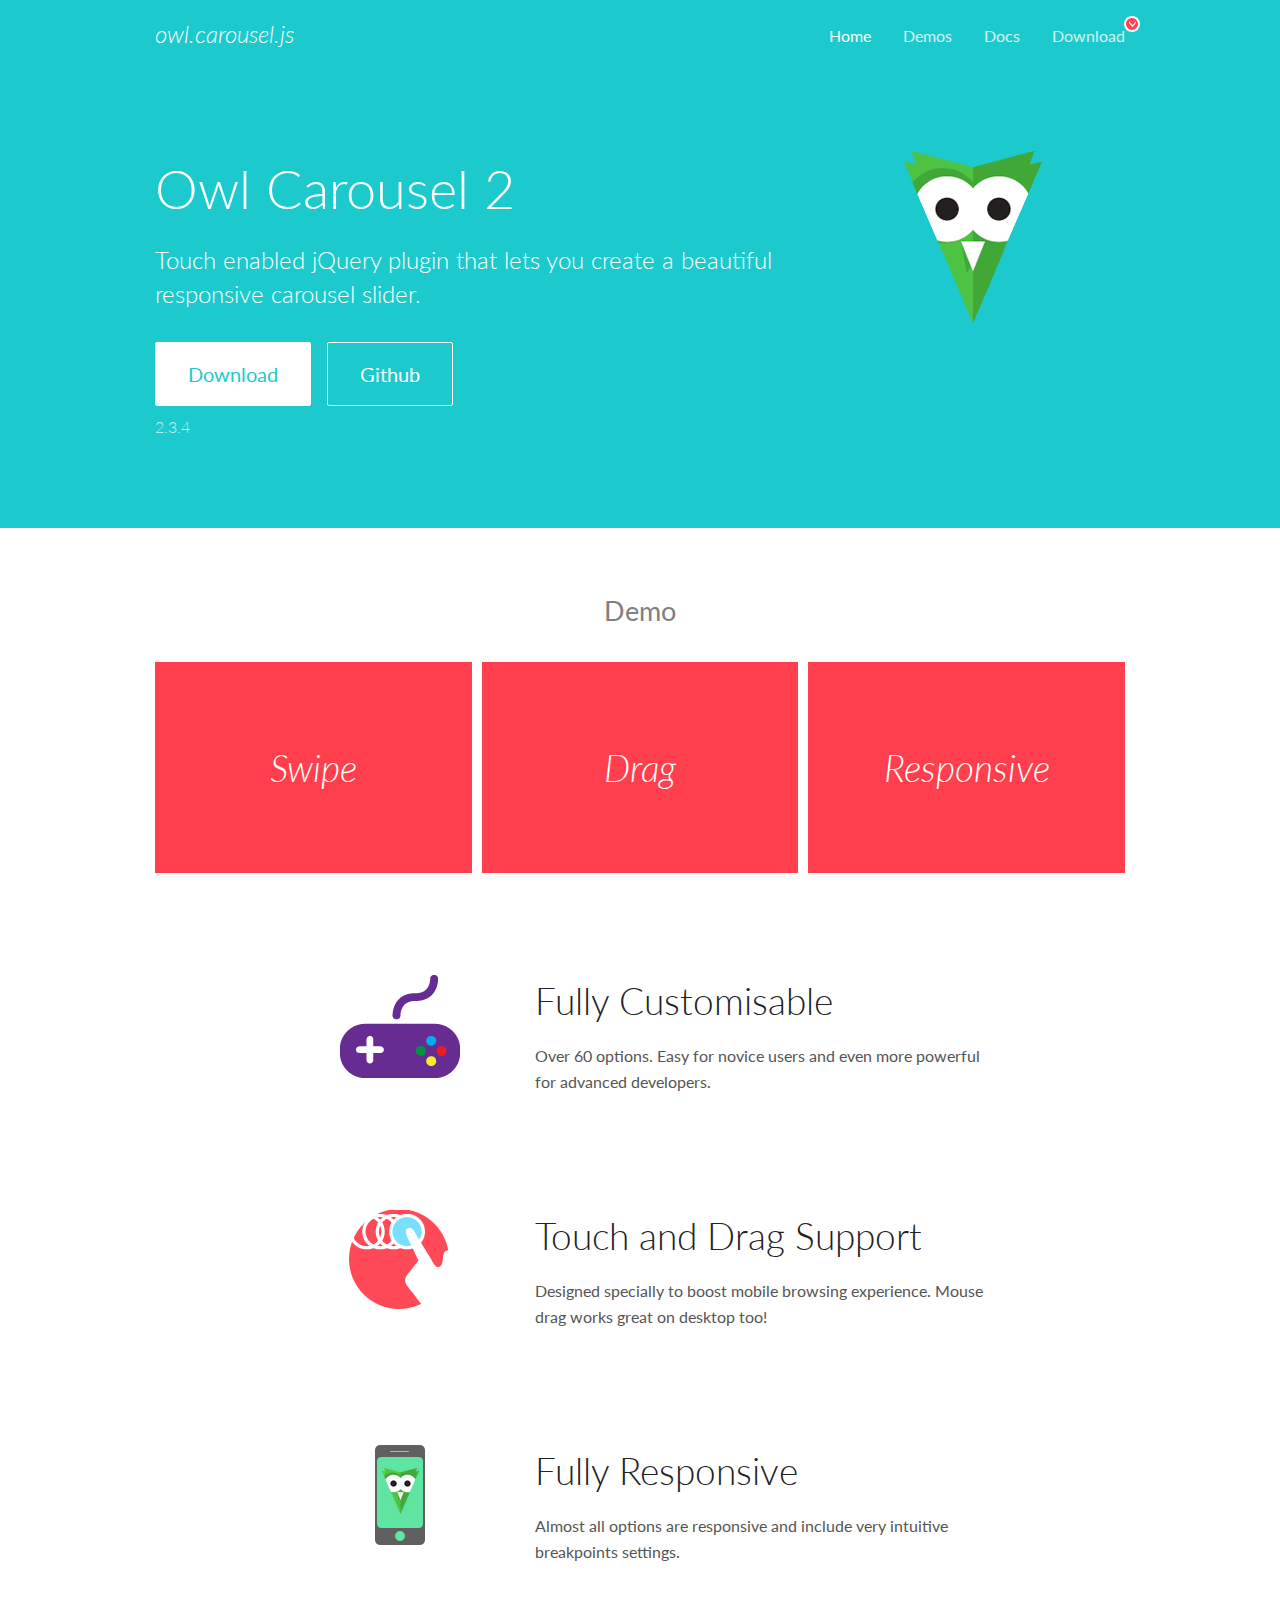
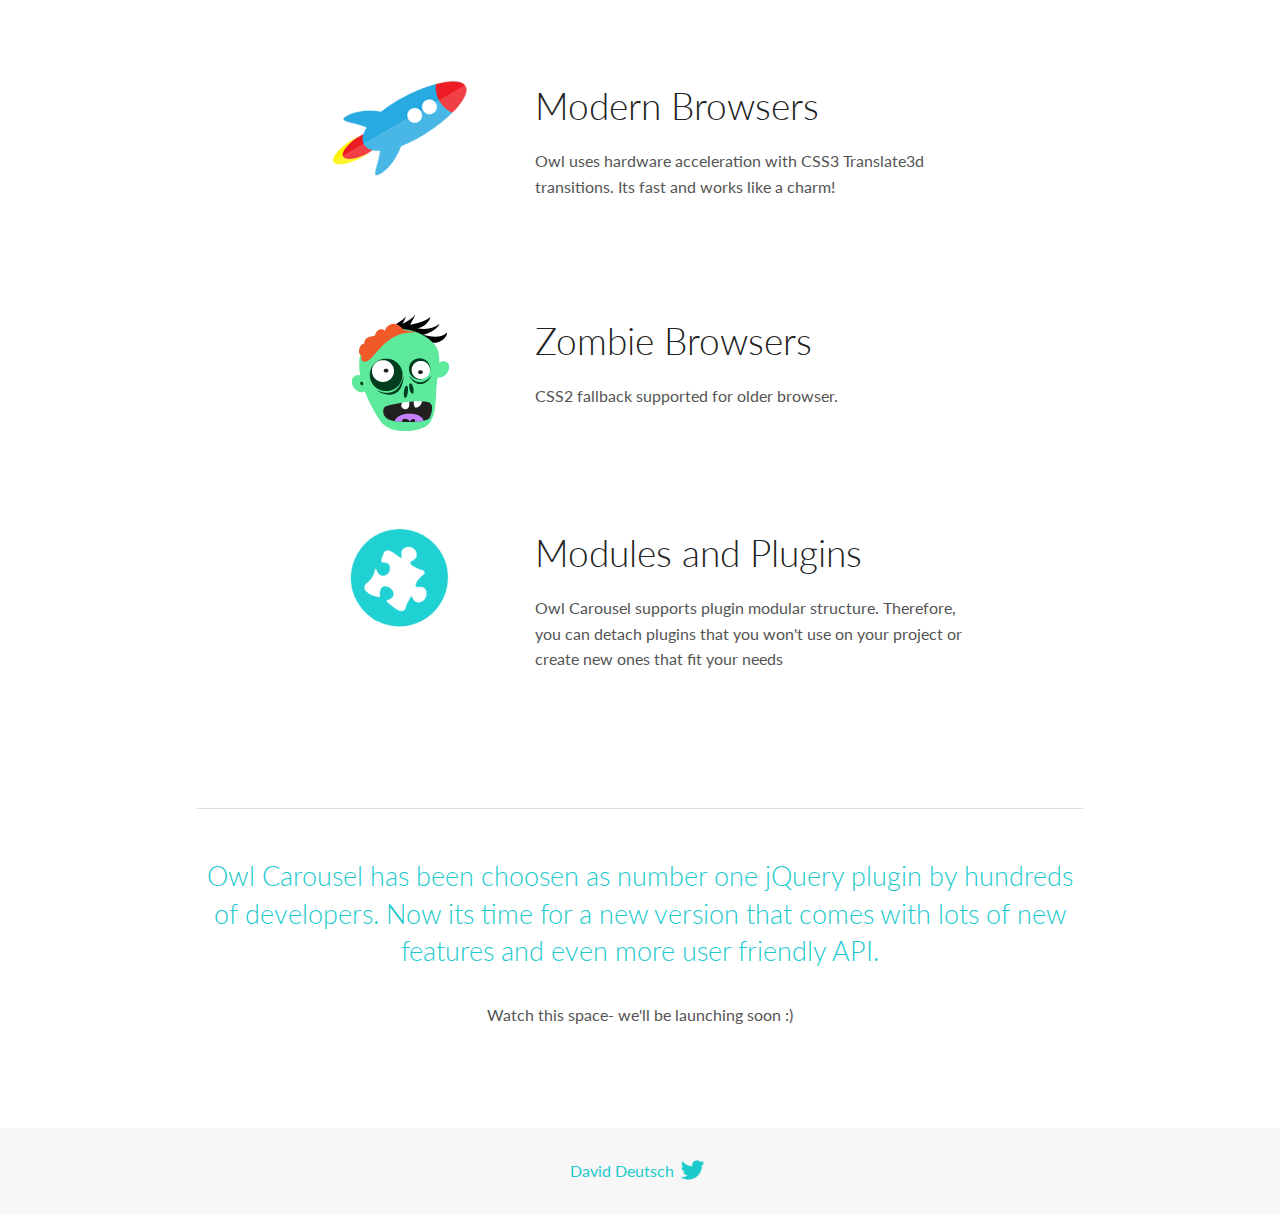
<file: OwlCarousel2-2.3.4/docs/index.html>
<!DOCTYPE html>
<html lang="en">
  <head>

    <!-- head -->
    <meta charset="utf-8">
    <meta name="msapplication-tap-highlight" content="no" />
    <meta name="viewport" content="width=device-width, initial-scale=1.0" />
    <meta name="description" content="Touch enabled jQuery plugin that lets you create beautiful responsive carousel slider.">
    <meta name="author" content="David Deutsch">
    <title>
      Home | Owl Carousel | 2.3.4
    </title>

    <!-- Stylesheets -->
    <link href='https://fonts.googleapis.com/css?family=Lato:300,400,700,400italic,300italic' rel='stylesheet' type='text/css'>
    <link rel="stylesheet" href="assets/css/docs.theme.min.css">

    <!-- Owl Stylesheets -->
    <link rel="stylesheet" href="assets/owlcarousel/assets/owl.carousel.min.css">
    <link rel="stylesheet" href="assets/owlcarousel/assets/owl.theme.default.min.css">

    <!-- HTML5 shim and Respond.js IE8 support of HTML5 elements and media queries -->

    <!--[if lt IE 9]>
      <script src="https://oss.maxcdn.com/libs/html5shiv/3.7.0/html5shiv.js"></script>
      <script src="https://oss.maxcdn.com/libs/respond.js/1.3.0/respond.min.js"></script>
    <![endif]-->

    <!-- Favicons -->
    <link rel="apple-touch-icon-precomposed" sizes="144x144" href="assets/ico/apple-touch-icon-144-precomposed.png">
    <link rel="shortcut icon" href="assets/ico/favicon.png">
    <link rel="shortcut icon" href="favicon.ico">

    <!-- Yeah i know js should not be in header. Its required for demos.-->

    <!-- javascript -->
    <script src="assets/vendors/jquery.min.js"></script>
    <script src="assets/owlcarousel/owl.carousel.js"></script>
  </head>
  <body>

    <!-- header -->
    <header class="header">
      <div class="row">
        <div class="large-12 columns">
          <div class="brand left">
            <h3>
              <a href="/OwlCarousel2/">owl.carousel.js</a> 
            </h3>
          </div>
          <a id="toggle-nav" class="right">
            <span></span> <span></span> <span></span> 
          </a> 
          <div class="nav-bar">
            <ul class="clearfix">
              <li class="active">
                <a href="/OwlCarousel2/index.html">Home</a> 
              </li>
              <li> <a href="/OwlCarousel2/demos/demos.html">Demos</a>  </li>
              <li> <a href="/OwlCarousel2/docs/started-welcome.html">Docs</a>  </li>
              <li>
                <a href="https://github.com/OwlCarousel2/OwlCarousel2/archive/2.3.4.zip">Download</a> 
                <span class="download"></span> 
              </li>
            </ul>
          </div>
        </div>
      </div>
    </header>

    <!-- home panel -->
    <section id="hero">
      <div class="row">
        <div class="large-8 medium-8 columns">
          <h1>Owl Carousel 2</h1>
          <h4>Touch enabled jQuery plugin that lets you create a beautiful responsive carousel slider.</h4>
          <a href="https://github.com/OwlCarousel2/OwlCarousel2/archive/2.3.4.zip" class="hero-button">Download</a> 
          <a href="https://github.com/OwlCarousel2/OwlCarousel2" class="hero-button outline">Github</a> 
          <p>2.3.4</p>
        </div>
        <div class="large-4 medium-4 columns">
          <img class="owl-logo" src="assets/img/owl-logo.png" alt="mr. Owl">
        </div>
      </div>
    </section>

    <!-- body -->
    <div class="home-demo">
      <div class="row">
        <div class="large-12 columns">
          <h3>Demo</h3>
          <div class="owl-carousel">
            <div class="item">
              <h2>Swipe</h2>
            </div>
            <div class="item">
              <h2>Drag</h2>
            </div>
            <div class="item">
              <h2>Responsive</h2>
            </div>
            <div class="item">
              <h2>CSS3</h2>
            </div>
            <div class="item">
              <h2>Fast</h2>
            </div>
            <div class="item">
              <h2>Easy</h2>
            </div>
            <div class="item">
              <h2>Free</h2>
            </div>
            <div class="item">
              <h2>Upgradable</h2>
            </div>
            <div class="item">
              <h2>Tons of options</h2>
            </div>
            <div class="item">
              <h2>Infinity</h2>
            </div>
            <div class="item">
              <h2>Auto Width</h2>
            </div>
          </div>
        </div>
      </div>
    </div>
    <script>
      var owl = $('.owl-carousel');
      owl.owlCarousel({
        margin: 10,
        loop: true,
        responsive: {
          0: {
            items: 1
          },
          600: {
            items: 2
          },
          1000: {
            items: 3
          }
        }
      })
    </script>

    <!-- features -->
    <div id="features">
      <div class="row">
        <div class="small-12 medium-9 small-centered columns">
          <section class="row feature">
            <div class="medium-4 small-12 columns">
              <img src="assets/img/feature-options.png" alt="">
            </div>
            <div class="medium-8 small-12 columns">
              <h2>Fully Customisable</h2>
              <p>Over 60 options. Easy for novice users and even more powerful for advanced developers.</p>
            </div>
          </section>
          <section class="row feature">
            <div class="medium-4 small-12 columns">
              <img src="assets/img/feature-drag.png" alt="">
            </div>
            <div class="medium-8 small-12 columns">
              <h2>Touch and Drag Support</h2>
              <p>Designed specially to boost mobile browsing experience. Mouse drag works great on desktop too!</p>
            </div>
          </section>
          <section class="row feature">
            <div class="medium-4 small-12 columns">
              <img src="assets/img/feature-responsive.png" alt="">
            </div>
            <div class="medium-8 small-12 columns">
              <h2>Fully Responsive</h2>
              <p>Almost all options are responsive and include very intuitive breakpoints settings.</p>
            </div>
          </section>
          <section class="row feature">
            <div class="medium-4 small-12 columns">
              <img src="assets/img/feature-modern.png" alt="">
            </div>
            <div class="medium-8 small-12 columns">
              <h2>Modern Browsers</h2>
              <p>Owl uses hardware acceleration with CSS3 Translate3d transitions. Its fast and works like a charm! </p>
            </div>
          </section>
          <section class="row feature">
            <div class="medium-4 small-12 columns">
              <img src="assets/img/feature-zombie.png" alt="">
            </div>
            <div class="medium-8 small-12 columns">
              <h2>Zombie Browsers</h2>
              <p>CSS2 fallback supported for older browser.</p>
            </div>
          </section>
          <section class="row feature">
            <div class="medium-4 small-12 columns">
              <img src="assets/img/feature-module.png" alt="">
            </div>
            <div class="medium-8 small-12 columns">
              <h2>Modules and Plugins</h2>
              <p>Owl Carousel supports plugin modular structure. Therefore, you can detach plugins that you won&#x27;t use on your project or create new ones that fit your needs</p>
            </div>
          </section>
        </div>
      </div>
    </div>

    <!-- footer -->
    <section id="teaser-text">
      <div class="row">
        <div class="small-12 medium-11 small-centered columns">
          <hr>
          <h3 id="owl-carousel-has-been-choosen-as-number-one-jquery-plugin-by-hundreds-of-developers-now-its-time-for-a-new-version-that-comes-with-lots-of-new-features-and-even-more-user-friendly-api-">Owl Carousel has been choosen as number one jQuery plugin by hundreds of developers. Now its time for a new version that comes with lots of new features and even more user friendly API.</h3>
          <p>Watch this space- we&#39;ll be launching soon :)</p>
        </div>
      </div>
    </section>

    <!-- footer -->
    <footer class="footer">
      <div class="row">
        <div class="large-12 columns">
          <h5>
            <a href="/OwlCarousel2/docs/support-contact.html">David Deutsch</a> 
            <a id="custom-tweet-button" href="https://twitter.com/share?url=https://github.com/OwlCarousel2/OwlCarousel2&text=Owl Carousel - This is so awesome! " target="_blank"></a> 
          </h5>
        </div>
      </div>
    </footer>

    <!-- vendors -->
    <script src="assets/vendors/highlight.js"></script>
    <script src="assets/js/app.js"></script>
  </body>
</html>
</file>
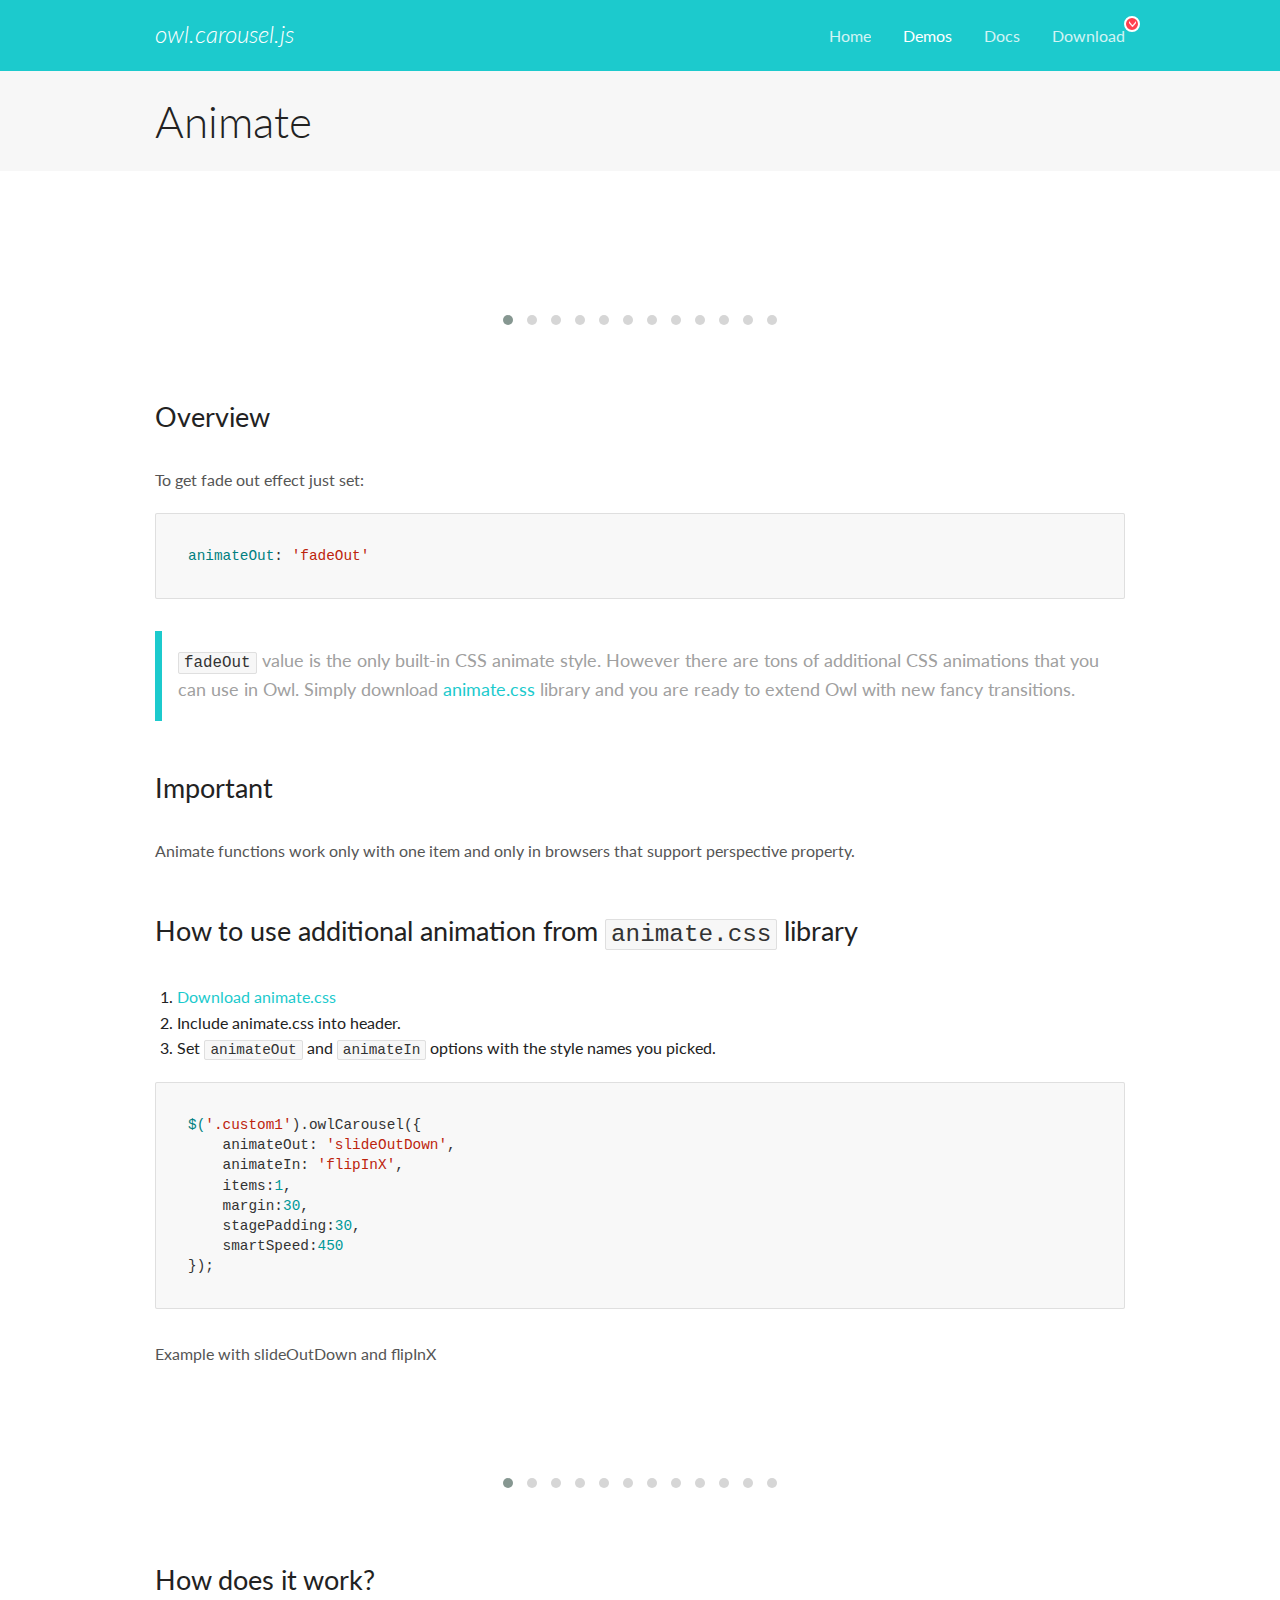
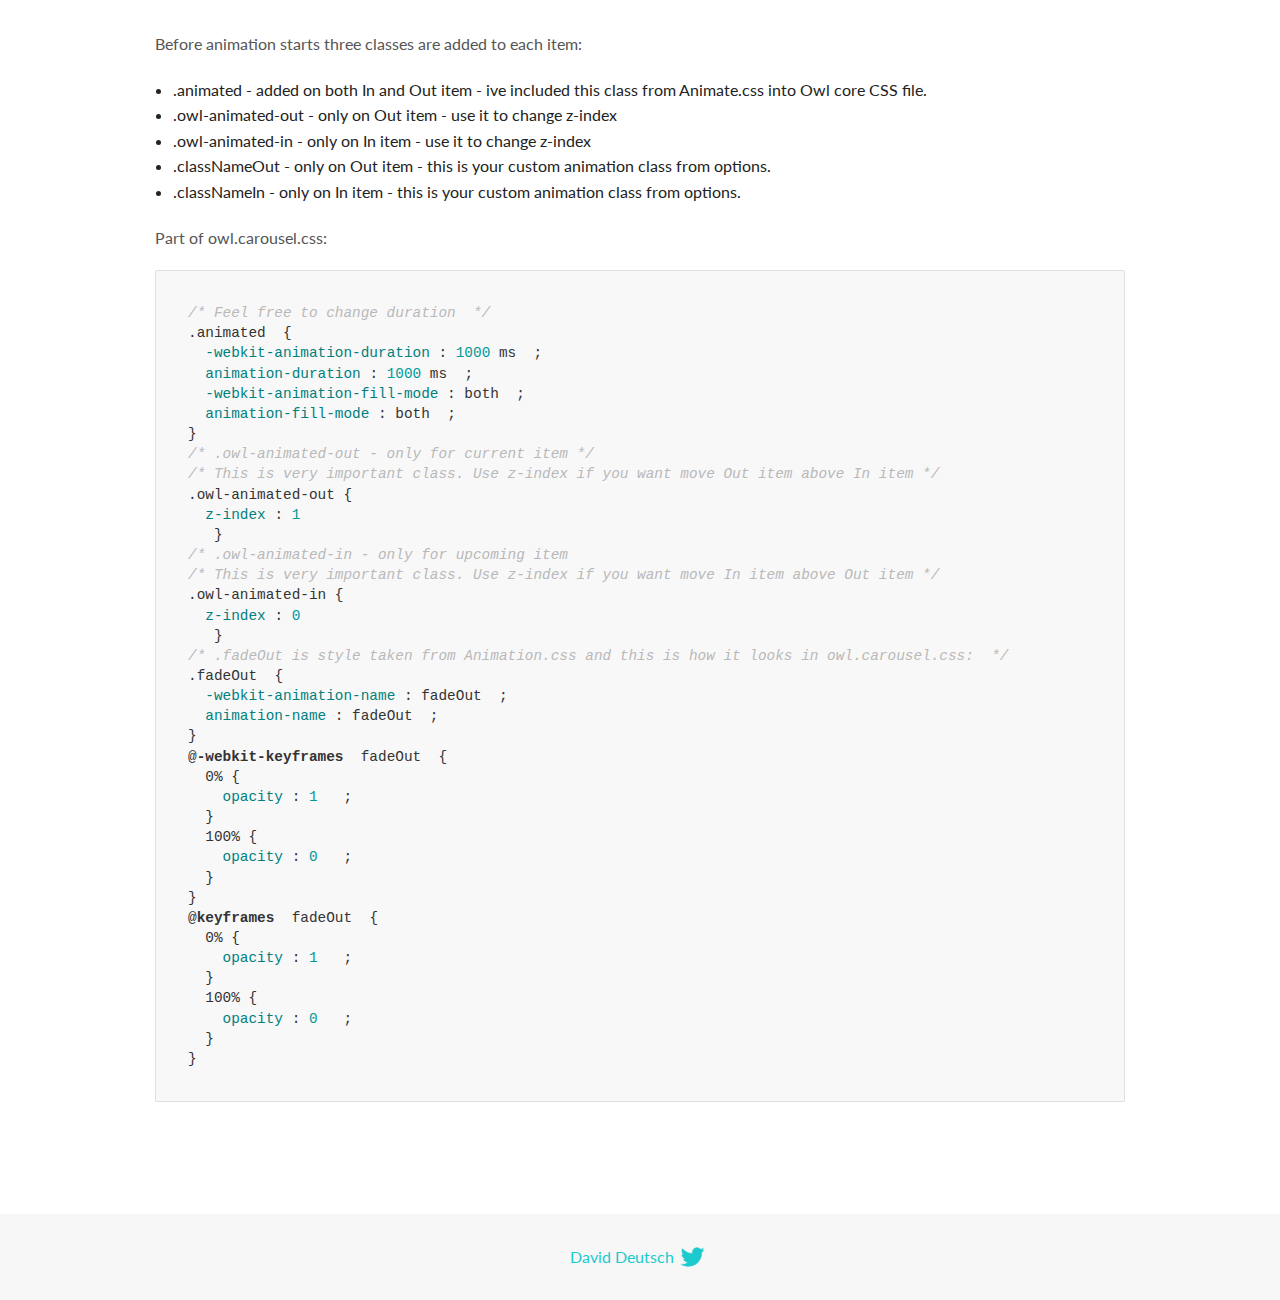
<file: OwlCarousel2-2.3.4/docs/demos/animate.html>
<!DOCTYPE html>
<html lang="en">
  <head>

    <!-- head -->
    <meta charset="utf-8">
    <meta name="msapplication-tap-highlight" content="no" />
    <meta name="viewport" content="width=device-width, initial-scale=1.0" />
    <meta name="description" content="Animate carousel">
    <meta name="author" content="David Deutsch">
    <title>
      Animate Demo | Owl Carousel | 2.3.4
    </title>

    <!-- Stylesheets -->
    <link href='https://fonts.googleapis.com/css?family=Lato:300,400,700,400italic,300italic' rel='stylesheet' type='text/css'>
    <link rel="stylesheet" href="../assets/css/docs.theme.min.css">

    <!-- Owl Stylesheets -->
    <link rel="stylesheet" href="../assets/owlcarousel/assets/owl.carousel.min.css">
    <link rel="stylesheet" href="../assets/owlcarousel/assets/owl.theme.default.min.css">

    <!-- HTML5 shim and Respond.js IE8 support of HTML5 elements and media queries -->

    <!--[if lt IE 9]>
      <script src="https://oss.maxcdn.com/libs/html5shiv/3.7.0/html5shiv.js"></script>
      <script src="https://oss.maxcdn.com/libs/respond.js/1.3.0/respond.min.js"></script>
    <![endif]-->

    <!-- Favicons -->
    <link rel="apple-touch-icon-precomposed" sizes="144x144" href="../assets/ico/apple-touch-icon-144-precomposed.png">
    <link rel="shortcut icon" href="../assets/ico/favicon.png">
    <link rel="shortcut icon" href="favicon.ico">

    <!-- Yeah i know js should not be in header. Its required for demos.-->

    <!-- javascript -->
    <script src="../assets/vendors/jquery.min.js"></script>
    <script src="../assets/owlcarousel/owl.carousel.js"></script>
  </head>
  <body>

    <!-- header -->
    <header class="header">
      <div class="row">
        <div class="large-12 columns">
          <div class="brand left">
            <h3>
              <a href="/OwlCarousel2/">owl.carousel.js</a> 
            </h3>
          </div>
          <a id="toggle-nav" class="right">
            <span></span> <span></span> <span></span> 
          </a> 
          <div class="nav-bar">
            <ul class="clearfix">
              <li> <a href="/OwlCarousel2/index.html">Home</a>  </li>
              <li class="active">
                <a href="/OwlCarousel2/demos/demos.html">Demos</a> 
              </li>
              <li> <a href="/OwlCarousel2/docs/started-welcome.html">Docs</a>  </li>
              <li>
                <a href="https://github.com/OwlCarousel2/OwlCarousel2/archive/2.3.4.zip">Download</a> 
                <span class="download"></span> 
              </li>
            </ul>
          </div>
        </div>
      </div>
    </header>

    <!-- title -->
    <section class="title">
      <div class="row">
        <div class="large-12 columns">
          <h1>Animate</h1>
        </div>
      </div>
    </section>

    <!--  Demos -->
    <section id="demos">
      <div class="row">
        <div class="large-12 columns">
          <div class="fadeOut owl-carousel owl-theme">
            <div class="item">
              <h4>1</h4>
            </div>
            <div class="item">
              <h4>2</h4>
            </div>
            <div class="item">
              <h4>3</h4>
            </div>
            <div class="item">
              <h4>4</h4>
            </div>
            <div class="item">
              <h4>5</h4>
            </div>
            <div class="item">
              <h4>6</h4>
            </div>
            <div class="item">
              <h4>7</h4>
            </div>
            <div class="item">
              <h4>8</h4>
            </div>
            <div class="item">
              <h4>9</h4>
            </div>
            <div class="item">
              <h4>10</h4>
            </div>
            <div class="item">
              <h4>11</h4>
            </div>
            <div class="item">
              <h4>12</h4>
            </div>
          </div>
          <h3 id="overview">Overview</h3>
          <p>To get fade out effect just set:</p>
          <pre><code>animateOut: &#39;fadeOut&#39;</code></pre>
          <blockquote>
            <p><code>fadeOut</code> value is the only built-in CSS animate style. However there are tons of additional CSS animations that you can use in Owl. Simply download
              <a href="https://daneden.github.io/animate.css/">animate.css</a>  library and you are ready to extend Owl with new fancy transitions.</p>
          </blockquote>
          <h3 id="important">Important</h3>
          <p>Animate functions work only with one item and only in browsers that support perspective property.</p>
          <h3 id="how-to-use-additional-animation-from-animate-css-library">How to use additional animation from <code>animate.css</code> library</h3>
          <ol>
            <li> <a href="https://daneden.github.io/animate.css/">Download animate.css</a>  </li>
            <li>Include animate.css into header.</li>
            <li>Set <code>animateOut</code> and <code>animateIn</code> options with the style names you picked.</li>
          </ol>
          <pre><code>$(&#39;.custom1&#39;).owlCarousel({
    animateOut: &#39;slideOutDown&#39;,
    animateIn: &#39;flipInX&#39;,
    items:1,
    margin:30,
    stagePadding:30,
    smartSpeed:450
});</code></pre>
          <p>Example with slideOutDown and flipInX</p>
          <div class="custom1 owl-carousel owl-theme">
            <div class="item">
              <h4>1</h4>
            </div>
            <div class="item">
              <h4>2</h4>
            </div>
            <div class="item">
              <h4>3</h4>
            </div>
            <div class="item">
              <h4>4</h4>
            </div>
            <div class="item">
              <h4>5</h4>
            </div>
            <div class="item">
              <h4>6</h4>
            </div>
            <div class="item">
              <h4>7</h4>
            </div>
            <div class="item">
              <h4>8</h4>
            </div>
            <div class="item">
              <h4>9</h4>
            </div>
            <div class="item">
              <h4>10</h4>
            </div>
            <div class="item">
              <h4>11</h4>
            </div>
            <div class="item">
              <h4>12</h4>
            </div>
          </div>
          <h3 id="how-does-it-work-">How does it work?</h3>
          <p>Before animation starts three classes are added to each item:</p>
          <ul>
            <li>.animated - added on both In and Out item - ive included this class from Animate.css into Owl core CSS file.</li>
            <li>.owl-animated-out - only on Out item - use it to change z-index</li>
            <li>.owl-animated-in - only on In item - use it to change z-index</li>
            <li>.classNameOut - only on Out item - this is your custom animation class from options.</li>
            <li>.classNameIn - only on In item - this is your custom animation class from options.</li>
          </ul>
          <p>Part of owl.carousel.css:</p>
          <pre><code class="language-css"><span class="comment">/* Feel free to change duration  */</span> 
<span class="class">.animated</span>  <span class="rules">{
  <span class="rule"><span class="attribute">-webkit-animation-duration</span> :<span class="value"> <span class="number">1000</span> ms</span> </span> ;
  <span class="rule"><span class="attribute">animation-duration</span> :<span class="value"> <span class="number">1000</span> ms</span> </span> ;
  <span class="rule"><span class="attribute">-webkit-animation-fill-mode</span> :<span class="value"> both</span> </span> ;
  <span class="rule"><span class="attribute">animation-fill-mode</span> :<span class="value"> both</span> </span> ;
<span class="rule">}</span> </span> 
<span class="comment">/* .owl-animated-out - only for current item */</span> 
<span class="comment">/* This is very important class. Use z-index if you want move Out item above In item */</span> 
<span class="class">.owl-animated-out</span> <span class="rules">{
  <span class="rule"><span class="attribute">z-index</span> :<span class="value"> <span class="number">1</span> 
</span> </span> </span> }
<span class="comment">/* .owl-animated-in - only for upcoming item
/* This is very important class. Use z-index if you want move In item above Out item */</span> 
<span class="class">.owl-animated-in</span> <span class="rules">{
  <span class="rule"><span class="attribute">z-index</span> :<span class="value"> <span class="number">0</span> 
</span> </span> </span> }
<span class="comment">/* .fadeOut is style taken from Animation.css and this is how it looks in owl.carousel.css:  */</span> 
<span class="class">.fadeOut</span>  <span class="rules">{
  <span class="rule"><span class="attribute">-webkit-animation-name</span> :<span class="value"> fadeOut</span> </span> ;
  <span class="rule"><span class="attribute">animation-name</span> :<span class="value"> fadeOut</span> </span> ;
<span class="rule">}</span> </span> 
<span class="at_rule">@<span class="keyword">-webkit-keyframes</span>  fadeOut </span> {
  0% <span class="rules">{
    <span class="rule"><span class="attribute">opacity</span> :<span class="value"> <span class="number">1</span> </span> </span> ;
  <span class="rule">}</span> </span> 
  100% <span class="rules">{
    <span class="rule"><span class="attribute">opacity</span> :<span class="value"> <span class="number">0</span> </span> </span> ;
  <span class="rule">}</span> </span> 
}
<span class="at_rule">@<span class="keyword">keyframes</span>  fadeOut </span> {
  0% <span class="rules">{
    <span class="rule"><span class="attribute">opacity</span> :<span class="value"> <span class="number">1</span> </span> </span> ;
  <span class="rule">}</span> </span> 
  100% <span class="rules">{
    <span class="rule"><span class="attribute">opacity</span> :<span class="value"> <span class="number">0</span> </span> </span> ;
  <span class="rule">}</span> </span> 
}</code></pre>
          <link rel="stylesheet" href="../assets/css/animate.css">
          <script>
            jQuery(document).ready(function($) {
              $('.fadeOut').owlCarousel({
                items: 1,
                animateOut: 'fadeOut',
                loop: true,
                margin: 10,
              });
              $('.custom1').owlCarousel({
                animateOut: 'slideOutDown',
                animateIn: 'flipInX',
                items: 1,
                margin: 30,
                stagePadding: 30,
                smartSpeed: 450
              });
            });
          </script>
        </div>
      </div>
    </section>

    <!-- footer -->
    <footer class="footer">
      <div class="row">
        <div class="large-12 columns">
          <h5>
            <a href="/OwlCarousel2/docs/support-contact.html">David Deutsch</a> 
            <a id="custom-tweet-button" href="https://twitter.com/share?url=https://github.com/OwlCarousel2/OwlCarousel2&text=Owl Carousel - This is so awesome! " target="_blank"></a> 
          </h5>
        </div>
      </div>
    </footer>

    <!-- vendors -->
    <script src="../assets/vendors/highlight.js"></script>
    <script src="../assets/js/app.js"></script>
  </body>
</html>
</file>
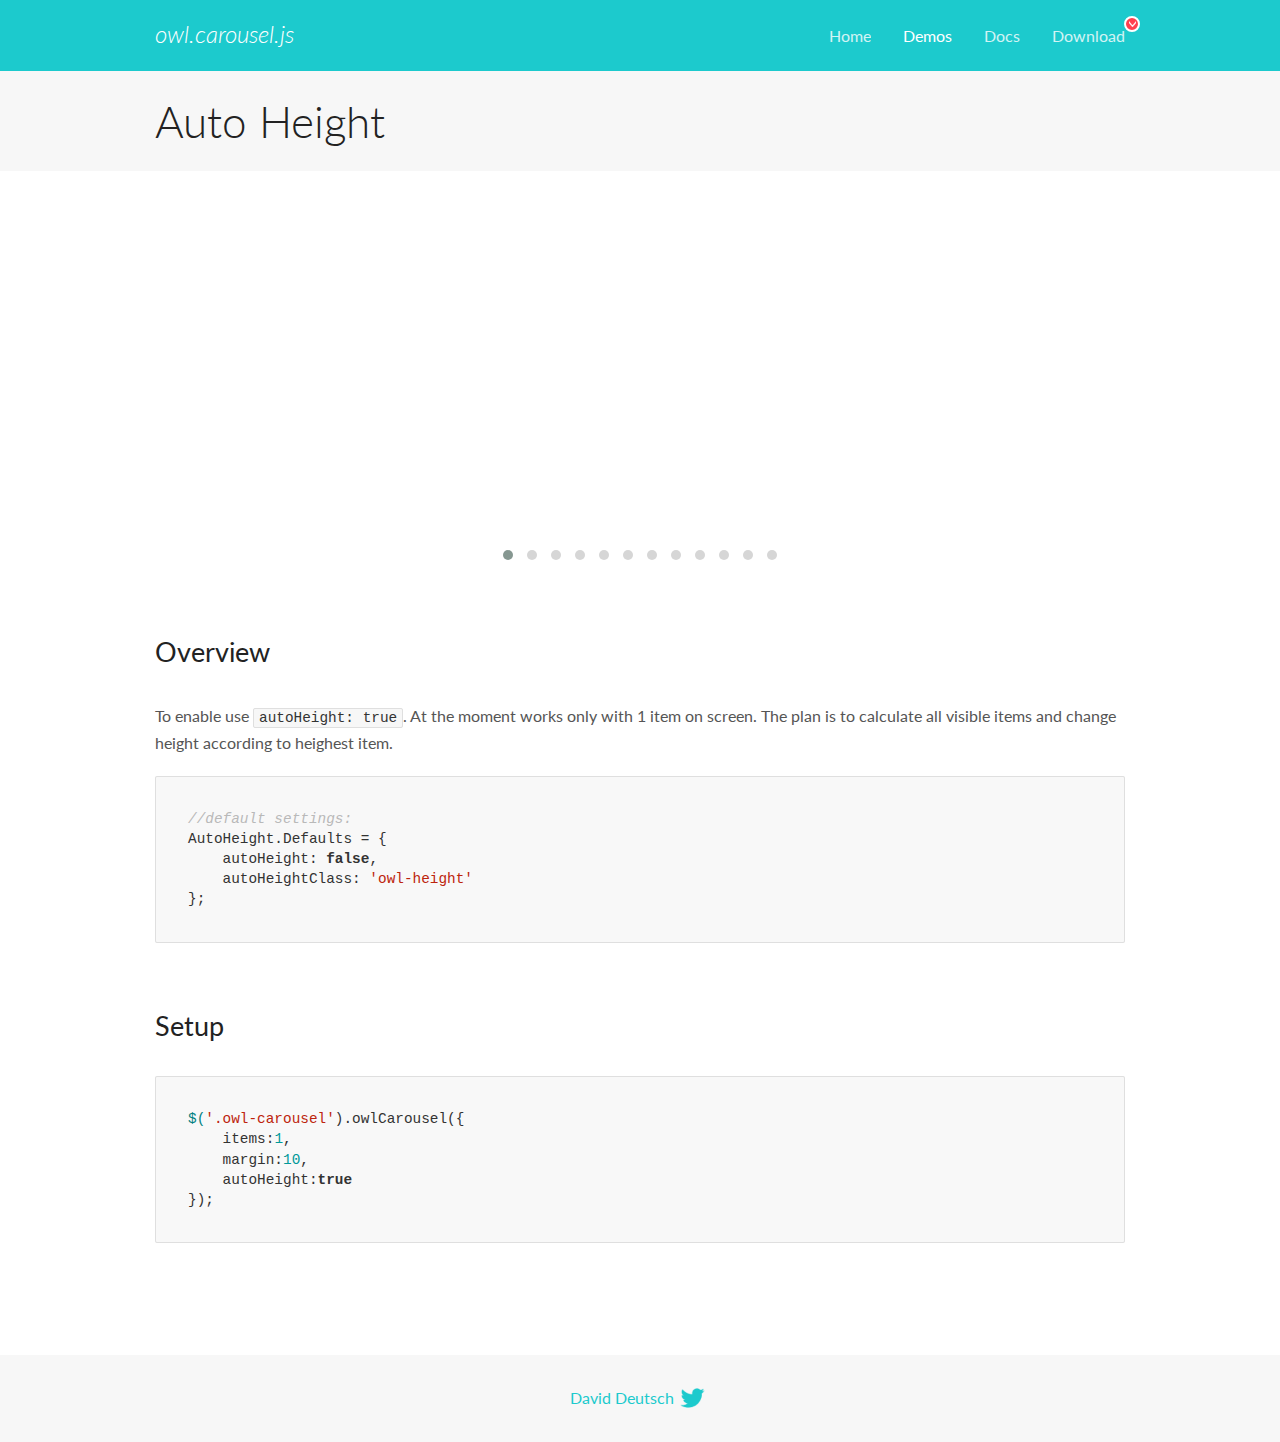
<file: OwlCarousel2-2.3.4/docs/demos/autoheight.html>
<!DOCTYPE html>
<html lang="en">
  <head>

    <!-- head -->
    <meta charset="utf-8">
    <meta name="msapplication-tap-highlight" content="no" />
    <meta name="viewport" content="width=device-width, initial-scale=1.0" />
    <meta name="description" content="autoHeight usage demo">
    <meta name="author" content="David Deutsch">
    <title>
      Auto Height Demo | Owl Carousel | 2.3.4
    </title>

    <!-- Stylesheets -->
    <link href='https://fonts.googleapis.com/css?family=Lato:300,400,700,400italic,300italic' rel='stylesheet' type='text/css'>
    <link rel="stylesheet" href="../assets/css/docs.theme.min.css">

    <!-- Owl Stylesheets -->
    <link rel="stylesheet" href="../assets/owlcarousel/assets/owl.carousel.min.css">
    <link rel="stylesheet" href="../assets/owlcarousel/assets/owl.theme.default.min.css">

    <!-- HTML5 shim and Respond.js IE8 support of HTML5 elements and media queries -->

    <!--[if lt IE 9]>
      <script src="https://oss.maxcdn.com/libs/html5shiv/3.7.0/html5shiv.js"></script>
      <script src="https://oss.maxcdn.com/libs/respond.js/1.3.0/respond.min.js"></script>
    <![endif]-->

    <!-- Favicons -->
    <link rel="apple-touch-icon-precomposed" sizes="144x144" href="../assets/ico/apple-touch-icon-144-precomposed.png">
    <link rel="shortcut icon" href="../assets/ico/favicon.png">
    <link rel="shortcut icon" href="favicon.ico">

    <!-- Yeah i know js should not be in header. Its required for demos.-->

    <!-- javascript -->
    <script src="../assets/vendors/jquery.min.js"></script>
    <script src="../assets/owlcarousel/owl.carousel.js"></script>
  </head>
  <body>

    <!-- header -->
    <header class="header">
      <div class="row">
        <div class="large-12 columns">
          <div class="brand left">
            <h3>
              <a href="/OwlCarousel2/">owl.carousel.js</a> 
            </h3>
          </div>
          <a id="toggle-nav" class="right">
            <span></span> <span></span> <span></span> 
          </a> 
          <div class="nav-bar">
            <ul class="clearfix">
              <li> <a href="/OwlCarousel2/index.html">Home</a>  </li>
              <li class="active">
                <a href="/OwlCarousel2/demos/demos.html">Demos</a> 
              </li>
              <li> <a href="/OwlCarousel2/docs/started-welcome.html">Docs</a>  </li>
              <li>
                <a href="https://github.com/OwlCarousel2/OwlCarousel2/archive/2.3.4.zip">Download</a> 
                <span class="download"></span> 
              </li>
            </ul>
          </div>
        </div>
      </div>
    </header>

    <!-- title -->
    <section class="title">
      <div class="row">
        <div class="large-12 columns">
          <h1>Auto Height</h1>
        </div>
      </div>
    </section>

    <!--  Demos -->
    <section id="demos">
      <div class="row">
        <div class="large-12 columns">
          <div class="owl-carousel owl-theme">
            <div class="item" style="height:300px">
              <h4>1</h4>
            </div>
            <div class="item" style="height:100px">
              <h4>2</h4>
            </div>
            <div class="item" style="height:500px">
              <h4>3</h4>
            </div>
            <div class="item" style="height:250px">
              <h4>4</h4>
            </div>
            <div class="item" style="height:400px">
              <h4>5</h4>
            </div>
            <div class="item" style="height:500px">
              <h4>6</h4>
            </div>
            <div class="item" style="height:600px">
              <h4>7</h4>
            </div>
            <div class="item" style="height:400px">
              <h4>8</h4>
            </div>
            <div class="item" style="height:300px">
              <h4>9</h4>
            </div>
            <div class="item" style="height:350px">
              <h4>10</h4>
            </div>
            <div class="item" style="height:200px">
              <h4>11</h4>
            </div>
            <div class="item" style="height:150px">
              <h4>12</h4>
            </div>
          </div>
          <h3 id="overview">Overview</h3>
          <p>To enable use <code>autoHeight: true</code>. At the moment works only with 1 item on screen. The plan is to calculate all visible items and change height according to heighest item.</p>
          <pre><code>//default settings:
AutoHeight.Defaults = {
    autoHeight: false,
    autoHeightClass: &#39;owl-height&#39;
};</code></pre>
          <h3 id="setup">Setup</h3>
          <pre><code>$(&#39;.owl-carousel&#39;).owlCarousel({
    items:1,
    margin:10,
    autoHeight:true
});</code></pre>
          <script>
            $(document).ready(function() {
              $('.owl-carousel').owlCarousel({
                items: 1,
                margin: 10,
                autoHeight: true
              });
            })
          </script>
        </div>
      </div>
    </section>

    <!-- footer -->
    <footer class="footer">
      <div class="row">
        <div class="large-12 columns">
          <h5>
            <a href="/OwlCarousel2/docs/support-contact.html">David Deutsch</a> 
            <a id="custom-tweet-button" href="https://twitter.com/share?url=https://github.com/OwlCarousel2/OwlCarousel2&text=Owl Carousel - This is so awesome! " target="_blank"></a> 
          </h5>
        </div>
      </div>
    </footer>

    <!-- vendors -->
    <script src="../assets/vendors/highlight.js"></script>
    <script src="../assets/js/app.js"></script>
  </body>
</html>
</file>
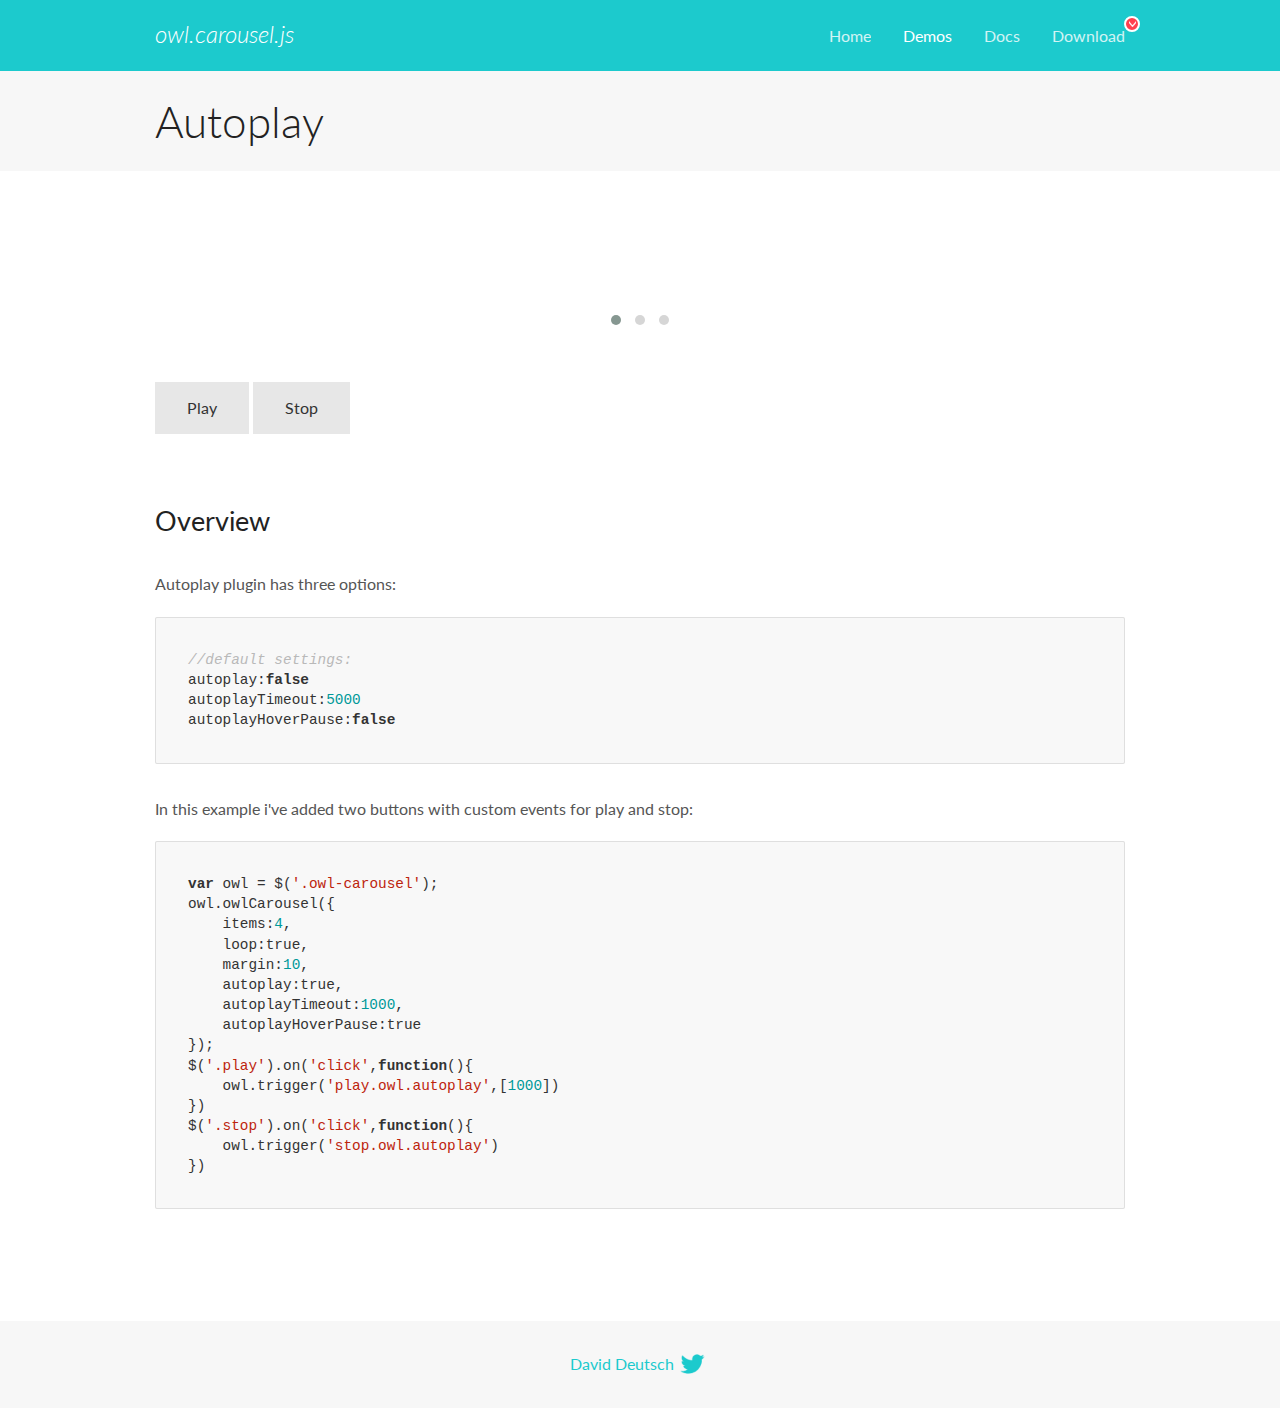
<file: OwlCarousel2-2.3.4/docs/demos/autoplay.html>
<!DOCTYPE html>
<html lang="en">
  <head>

    <!-- head -->
    <meta charset="utf-8">
    <meta name="msapplication-tap-highlight" content="no" />
    <meta name="viewport" content="width=device-width, initial-scale=1.0" />
    <meta name="description" content="Autoplay usage demo">
    <meta name="author" content="David Deutsch">
    <title>
      Autoplay Demo | Owl Carousel | 2.3.4
    </title>

    <!-- Stylesheets -->
    <link href='https://fonts.googleapis.com/css?family=Lato:300,400,700,400italic,300italic' rel='stylesheet' type='text/css'>
    <link rel="stylesheet" href="../assets/css/docs.theme.min.css">

    <!-- Owl Stylesheets -->
    <link rel="stylesheet" href="../assets/owlcarousel/assets/owl.carousel.min.css">
    <link rel="stylesheet" href="../assets/owlcarousel/assets/owl.theme.default.min.css">

    <!-- HTML5 shim and Respond.js IE8 support of HTML5 elements and media queries -->

    <!--[if lt IE 9]>
      <script src="https://oss.maxcdn.com/libs/html5shiv/3.7.0/html5shiv.js"></script>
      <script src="https://oss.maxcdn.com/libs/respond.js/1.3.0/respond.min.js"></script>
    <![endif]-->

    <!-- Favicons -->
    <link rel="apple-touch-icon-precomposed" sizes="144x144" href="../assets/ico/apple-touch-icon-144-precomposed.png">
    <link rel="shortcut icon" href="../assets/ico/favicon.png">
    <link rel="shortcut icon" href="favicon.ico">

    <!-- Yeah i know js should not be in header. Its required for demos.-->

    <!-- javascript -->
    <script src="../assets/vendors/jquery.min.js"></script>
    <script src="../assets/owlcarousel/owl.carousel.js"></script>
  </head>
  <body>

    <!-- header -->
    <header class="header">
      <div class="row">
        <div class="large-12 columns">
          <div class="brand left">
            <h3>
              <a href="/OwlCarousel2/">owl.carousel.js</a> 
            </h3>
          </div>
          <a id="toggle-nav" class="right">
            <span></span> <span></span> <span></span> 
          </a> 
          <div class="nav-bar">
            <ul class="clearfix">
              <li> <a href="/OwlCarousel2/index.html">Home</a>  </li>
              <li class="active">
                <a href="/OwlCarousel2/demos/demos.html">Demos</a> 
              </li>
              <li> <a href="/OwlCarousel2/docs/started-welcome.html">Docs</a>  </li>
              <li>
                <a href="https://github.com/OwlCarousel2/OwlCarousel2/archive/2.3.4.zip">Download</a> 
                <span class="download"></span> 
              </li>
            </ul>
          </div>
        </div>
      </div>
    </header>

    <!-- title -->
    <section class="title">
      <div class="row">
        <div class="large-12 columns">
          <h1>Autoplay</h1>
        </div>
      </div>
    </section>

    <!--  Demos -->
    <section id="demos">
      <div class="row">
        <div class="large-12 columns">
          <div class="owl-carousel owl-theme">
            <div class="item">
              <h4>1</h4>
            </div>
            <div class="item">
              <h4>2</h4>
            </div>
            <div class="item">
              <h4>3</h4>
            </div>
            <div class="item">
              <h4>4</h4>
            </div>
            <div class="item">
              <h4>5</h4>
            </div>
            <div class="item">
              <h4>6</h4>
            </div>
            <div class="item">
              <h4>7</h4>
            </div>
            <div class="item">
              <h4>8</h4>
            </div>
            <div class="item">
              <h4>9</h4>
            </div>
            <div class="item">
              <h4>10</h4>
            </div>
            <div class="item">
              <h4>11</h4>
            </div>
            <div class="item">
              <h4>12</h4>
            </div>
          </div>
          <a class="button secondary play">Play</a> 
          <a class="button secondary stop">Stop</a> 
          <h3 id="overview">Overview</h3>
          <p>Autoplay plugin has three options:</p>
          <pre><code>//default settings:
autoplay:false
autoplayTimeout:5000
autoplayHoverPause:false</code></pre>
          <p>In this example i&#39;ve added two buttons with custom events for play and stop:</p>
          <pre><code>var owl = $(&#39;.owl-carousel&#39;);
owl.owlCarousel({
    items:4,
    loop:true,
    margin:10,
    autoplay:true,
    autoplayTimeout:1000,
    autoplayHoverPause:true
});
$(&#39;.play&#39;).on(&#39;click&#39;,function(){
    owl.trigger(&#39;play.owl.autoplay&#39;,[1000])
})
$(&#39;.stop&#39;).on(&#39;click&#39;,function(){
    owl.trigger(&#39;stop.owl.autoplay&#39;)
})</code></pre>
          <script>
            $(document).ready(function() {
              var owl = $('.owl-carousel');
              owl.owlCarousel({
                items: 4,
                loop: true,
                margin: 10,
                autoplay: true,
                autoplayTimeout: 1000,
                autoplayHoverPause: true
              });
              $('.play').on('click', function() {
                owl.trigger('play.owl.autoplay', [1000])
              })
              $('.stop').on('click', function() {
                owl.trigger('stop.owl.autoplay')
              })
            })
          </script>
        </div>
      </div>
    </section>

    <!-- footer -->
    <footer class="footer">
      <div class="row">
        <div class="large-12 columns">
          <h5>
            <a href="/OwlCarousel2/docs/support-contact.html">David Deutsch</a> 
            <a id="custom-tweet-button" href="https://twitter.com/share?url=https://github.com/OwlCarousel2/OwlCarousel2&text=Owl Carousel - This is so awesome! " target="_blank"></a> 
          </h5>
        </div>
      </div>
    </footer>

    <!-- vendors -->
    <script src="../assets/vendors/highlight.js"></script>
    <script src="../assets/js/app.js"></script>
  </body>
</html>
</file>
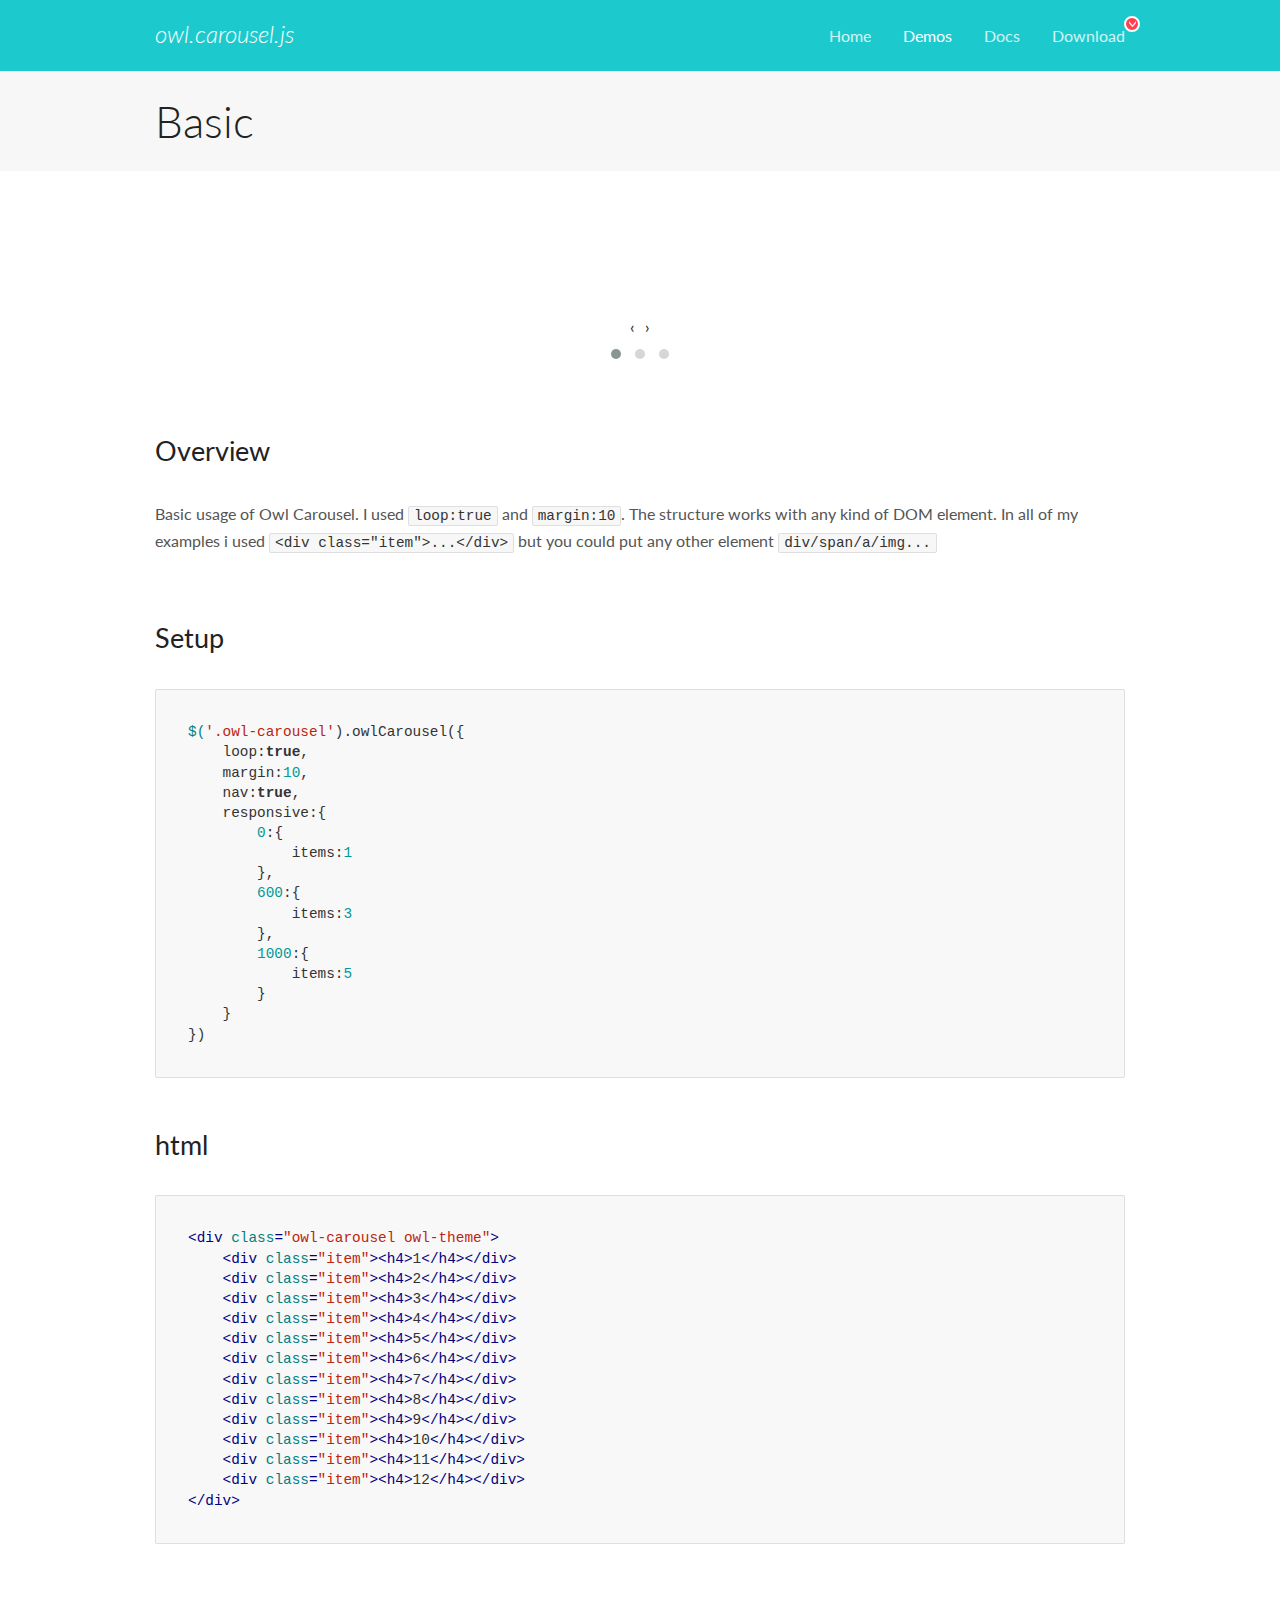
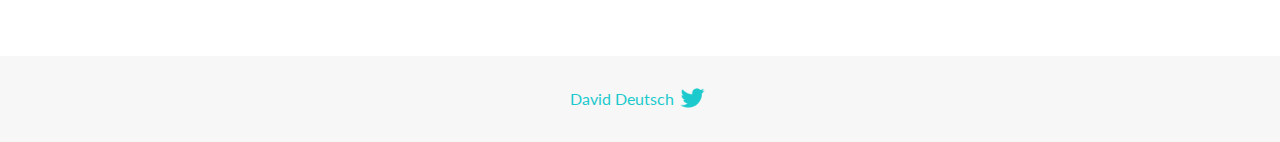
<file: OwlCarousel2-2.3.4/docs/demos/basic.html>
<!DOCTYPE html>
<html lang="en">
  <head>

    <!-- head -->
    <meta charset="utf-8">
    <meta name="msapplication-tap-highlight" content="no" />
    <meta name="viewport" content="width=device-width, initial-scale=1.0" />
    <meta name="description" content="Basic usage demo">
    <meta name="author" content="David Deutsch">
    <title>
      Basic Demo | Owl Carousel | 2.3.4
    </title>

    <!-- Stylesheets -->
    <link href='https://fonts.googleapis.com/css?family=Lato:300,400,700,400italic,300italic' rel='stylesheet' type='text/css'>
    <link rel="stylesheet" href="../assets/css/docs.theme.min.css">

    <!-- Owl Stylesheets -->
    <link rel="stylesheet" href="../assets/owlcarousel/assets/owl.carousel.min.css">
    <link rel="stylesheet" href="../assets/owlcarousel/assets/owl.theme.default.min.css">

    <!-- HTML5 shim and Respond.js IE8 support of HTML5 elements and media queries -->

    <!--[if lt IE 9]>
      <script src="https://oss.maxcdn.com/libs/html5shiv/3.7.0/html5shiv.js"></script>
      <script src="https://oss.maxcdn.com/libs/respond.js/1.3.0/respond.min.js"></script>
    <![endif]-->

    <!-- Favicons -->
    <link rel="apple-touch-icon-precomposed" sizes="144x144" href="../assets/ico/apple-touch-icon-144-precomposed.png">
    <link rel="shortcut icon" href="../assets/ico/favicon.png">
    <link rel="shortcut icon" href="favicon.ico">

    <!-- Yeah i know js should not be in header. Its required for demos.-->

    <!-- javascript -->
    <script src="../assets/vendors/jquery.min.js"></script>
    <script src="../assets/owlcarousel/owl.carousel.js"></script>
  </head>
  <body>

    <!-- header -->
    <header class="header">
      <div class="row">
        <div class="large-12 columns">
          <div class="brand left">
            <h3>
              <a href="/OwlCarousel2/">owl.carousel.js</a> 
            </h3>
          </div>
          <a id="toggle-nav" class="right">
            <span></span> <span></span> <span></span> 
          </a> 
          <div class="nav-bar">
            <ul class="clearfix">
              <li> <a href="/OwlCarousel2/index.html">Home</a>  </li>
              <li class="active">
                <a href="/OwlCarousel2/demos/demos.html">Demos</a> 
              </li>
              <li> <a href="/OwlCarousel2/docs/started-welcome.html">Docs</a>  </li>
              <li>
                <a href="https://github.com/OwlCarousel2/OwlCarousel2/archive/2.3.4.zip">Download</a> 
                <span class="download"></span> 
              </li>
            </ul>
          </div>
        </div>
      </div>
    </header>

    <!-- title -->
    <section class="title">
      <div class="row">
        <div class="large-12 columns">
          <h1>Basic</h1>
        </div>
      </div>
    </section>

    <!--  Demos -->
    <section id="demos">
      <div class="row">
        <div class="large-12 columns">
          <div class="owl-carousel owl-theme">
            <div class="item">
              <h4>1</h4>
            </div>
            <div class="item">
              <h4>2</h4>
            </div>
            <div class="item">
              <h4>3</h4>
            </div>
            <div class="item">
              <h4>4</h4>
            </div>
            <div class="item">
              <h4>5</h4>
            </div>
            <div class="item">
              <h4>6</h4>
            </div>
            <div class="item">
              <h4>7</h4>
            </div>
            <div class="item">
              <h4>8</h4>
            </div>
            <div class="item">
              <h4>9</h4>
            </div>
            <div class="item">
              <h4>10</h4>
            </div>
            <div class="item">
              <h4>11</h4>
            </div>
            <div class="item">
              <h4>12</h4>
            </div>
          </div>
          <h3 id="overview">Overview</h3>
          <p>Basic usage of Owl Carousel. I used <code>loop:true</code> and <code>margin:10</code>. The structure works with any kind of DOM element. In all of my examples i used <code>&lt;div class=&quot;item&quot;&gt;...&lt;/div&gt;</code> but you could
            put any other element <code>div/span/a/img...</code></p>
          <h3 id="setup">Setup</h3>
          <pre><code>$(&#39;.owl-carousel&#39;).owlCarousel({
    loop:true,
    margin:10,
    nav:true,
    responsive:{
        0:{
            items:1
        },
        600:{
            items:3
        },
        1000:{
            items:5
        }
    }
})</code></pre>
          <h3 id="html">html</h3>
          <pre><code>&lt;div class=&quot;owl-carousel owl-theme&quot;&gt;
    &lt;div class=&quot;item&quot;&gt;&lt;h4&gt;1&lt;/h4&gt;&lt;/div&gt;
    &lt;div class=&quot;item&quot;&gt;&lt;h4&gt;2&lt;/h4&gt;&lt;/div&gt;
    &lt;div class=&quot;item&quot;&gt;&lt;h4&gt;3&lt;/h4&gt;&lt;/div&gt;
    &lt;div class=&quot;item&quot;&gt;&lt;h4&gt;4&lt;/h4&gt;&lt;/div&gt;
    &lt;div class=&quot;item&quot;&gt;&lt;h4&gt;5&lt;/h4&gt;&lt;/div&gt;
    &lt;div class=&quot;item&quot;&gt;&lt;h4&gt;6&lt;/h4&gt;&lt;/div&gt;
    &lt;div class=&quot;item&quot;&gt;&lt;h4&gt;7&lt;/h4&gt;&lt;/div&gt;
    &lt;div class=&quot;item&quot;&gt;&lt;h4&gt;8&lt;/h4&gt;&lt;/div&gt;
    &lt;div class=&quot;item&quot;&gt;&lt;h4&gt;9&lt;/h4&gt;&lt;/div&gt;
    &lt;div class=&quot;item&quot;&gt;&lt;h4&gt;10&lt;/h4&gt;&lt;/div&gt;
    &lt;div class=&quot;item&quot;&gt;&lt;h4&gt;11&lt;/h4&gt;&lt;/div&gt;
    &lt;div class=&quot;item&quot;&gt;&lt;h4&gt;12&lt;/h4&gt;&lt;/div&gt;
&lt;/div&gt;</code></pre>
          <script>
            $(document).ready(function() {
              var owl = $('.owl-carousel');
              owl.owlCarousel({
                margin: 10,
                nav: true,
                loop: true,
                responsive: {
                  0: {
                    items: 1
                  },
                  600: {
                    items: 3
                  },
                  1000: {
                    items: 5
                  }
                }
              })
            })
          </script>
        </div>
      </div>
    </section>

    <!-- footer -->
    <footer class="footer">
      <div class="row">
        <div class="large-12 columns">
          <h5>
            <a href="/OwlCarousel2/docs/support-contact.html">David Deutsch</a> 
            <a id="custom-tweet-button" href="https://twitter.com/share?url=https://github.com/OwlCarousel2/OwlCarousel2&text=Owl Carousel - This is so awesome! " target="_blank"></a> 
          </h5>
        </div>
      </div>
    </footer>

    <!-- vendors -->
    <script src="../assets/vendors/highlight.js"></script>
    <script src="../assets/js/app.js"></script>
  </body>
</html>
</file>
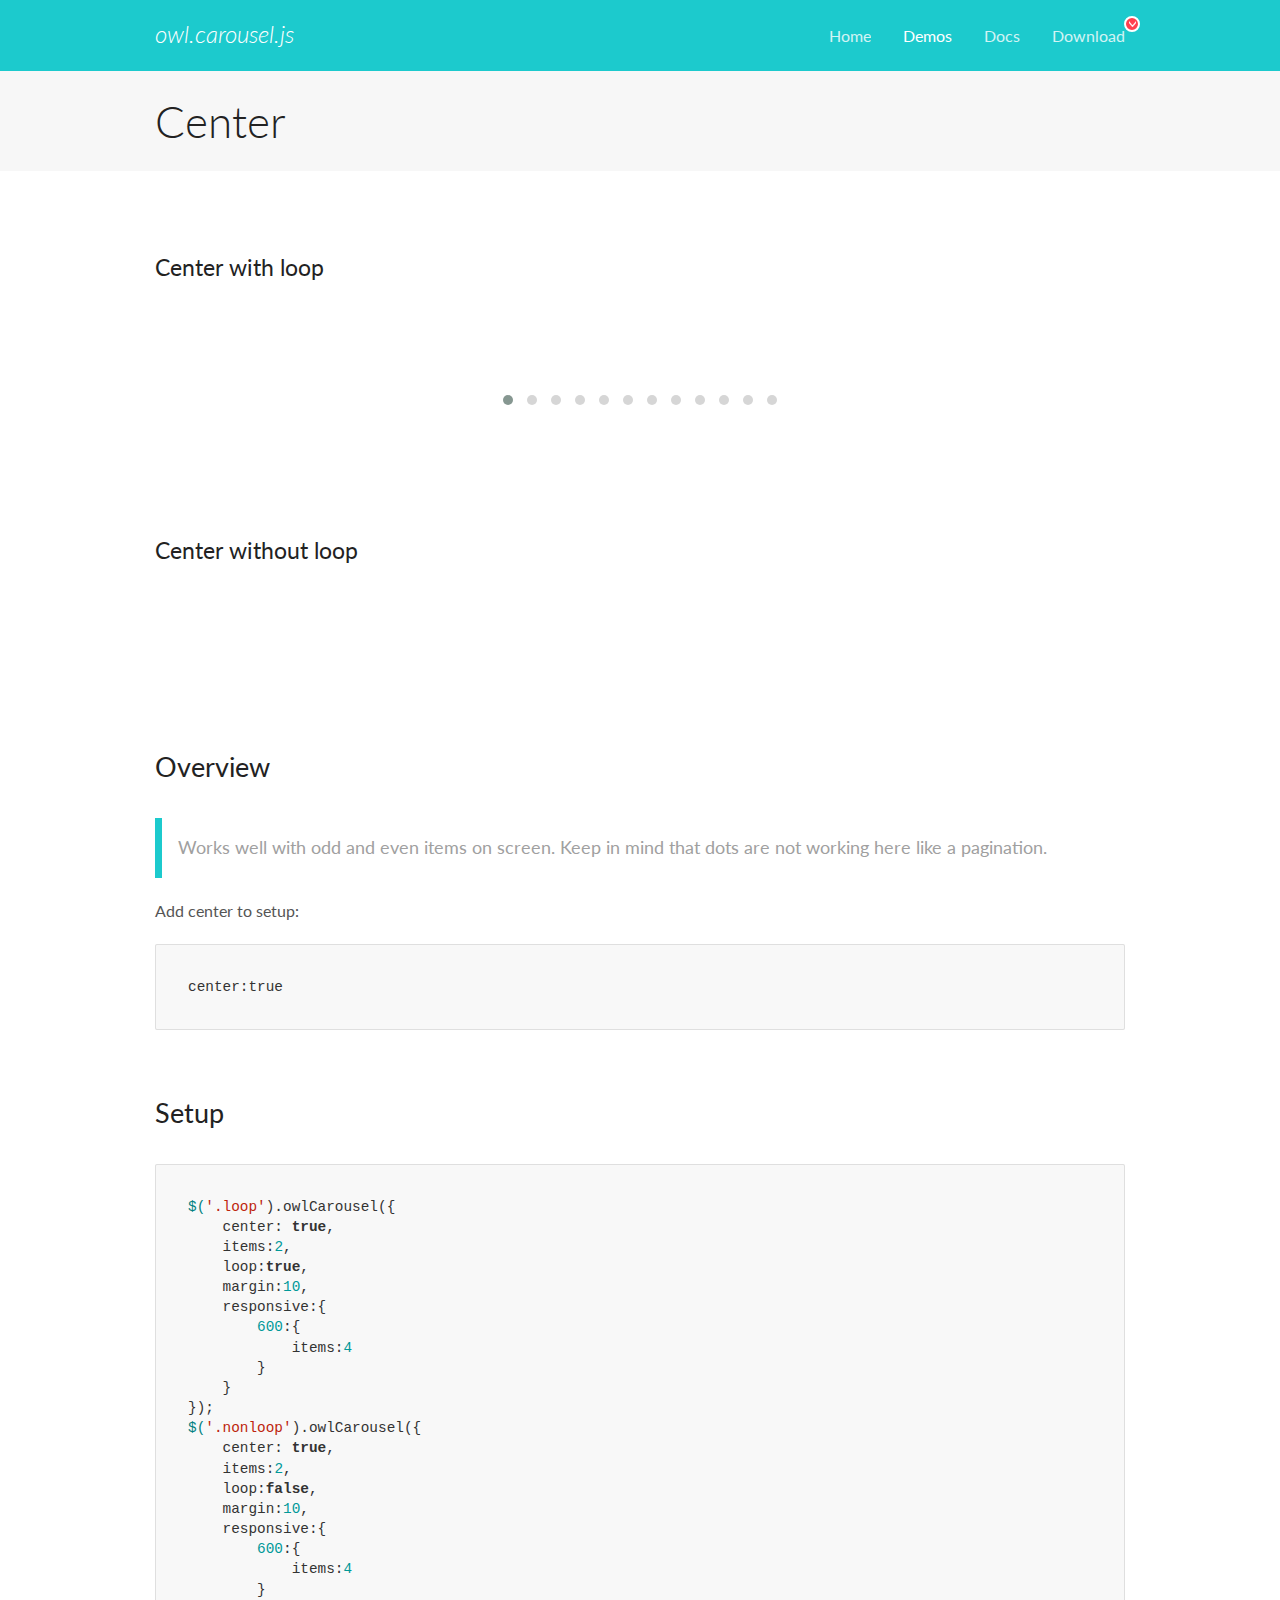
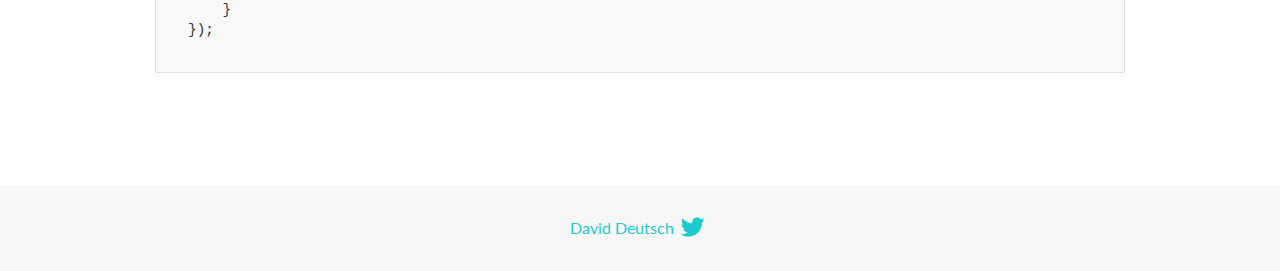
<file: OwlCarousel2-2.3.4/docs/demos/center.html>
<!DOCTYPE html>
<html lang="en">
  <head>

    <!-- head -->
    <meta charset="utf-8">
    <meta name="msapplication-tap-highlight" content="no" />
    <meta name="viewport" content="width=device-width, initial-scale=1.0" />
    <meta name="description" content="Center carousel">
    <meta name="author" content="David Deutsch">
    <title>
      Center Demo | Owl Carousel | 2.3.4
    </title>

    <!-- Stylesheets -->
    <link href='https://fonts.googleapis.com/css?family=Lato:300,400,700,400italic,300italic' rel='stylesheet' type='text/css'>
    <link rel="stylesheet" href="../assets/css/docs.theme.min.css">

    <!-- Owl Stylesheets -->
    <link rel="stylesheet" href="../assets/owlcarousel/assets/owl.carousel.min.css">
    <link rel="stylesheet" href="../assets/owlcarousel/assets/owl.theme.default.min.css">

    <!-- HTML5 shim and Respond.js IE8 support of HTML5 elements and media queries -->

    <!--[if lt IE 9]>
      <script src="https://oss.maxcdn.com/libs/html5shiv/3.7.0/html5shiv.js"></script>
      <script src="https://oss.maxcdn.com/libs/respond.js/1.3.0/respond.min.js"></script>
    <![endif]-->

    <!-- Favicons -->
    <link rel="apple-touch-icon-precomposed" sizes="144x144" href="../assets/ico/apple-touch-icon-144-precomposed.png">
    <link rel="shortcut icon" href="../assets/ico/favicon.png">
    <link rel="shortcut icon" href="favicon.ico">

    <!-- Yeah i know js should not be in header. Its required for demos.-->

    <!-- javascript -->
    <script src="../assets/vendors/jquery.min.js"></script>
    <script src="../assets/owlcarousel/owl.carousel.js"></script>
  </head>
  <body>

    <!-- header -->
    <header class="header">
      <div class="row">
        <div class="large-12 columns">
          <div class="brand left">
            <h3>
              <a href="/OwlCarousel2/">owl.carousel.js</a> 
            </h3>
          </div>
          <a id="toggle-nav" class="right">
            <span></span> <span></span> <span></span> 
          </a> 
          <div class="nav-bar">
            <ul class="clearfix">
              <li> <a href="/OwlCarousel2/index.html">Home</a>  </li>
              <li class="active">
                <a href="/OwlCarousel2/demos/demos.html">Demos</a> 
              </li>
              <li> <a href="/OwlCarousel2/docs/started-welcome.html">Docs</a>  </li>
              <li>
                <a href="https://github.com/OwlCarousel2/OwlCarousel2/archive/2.3.4.zip">Download</a> 
                <span class="download"></span> 
              </li>
            </ul>
          </div>
        </div>
      </div>
    </header>

    <!-- title -->
    <section class="title">
      <div class="row">
        <div class="large-12 columns">
          <h1>Center</h1>
        </div>
      </div>
    </section>

    <!--  Demos -->
    <section id="demos">
      <div class="row">
        <div class="large-12 columns">
          <h4 id="center-with-loop">Center with loop</h4>
          <div class="loop owl-carousel owl-theme">
            <div class="item">
              <h4>1</h4>
            </div>
            <div class="item">
              <h4>2</h4>
            </div>
            <div class="item">
              <h4>3</h4>
            </div>
            <div class="item">
              <h4>4</h4>
            </div>
            <div class="item">
              <h4>5</h4>
            </div>
            <div class="item">
              <h4>6</h4>
            </div>
            <div class="item">
              <h4>7</h4>
            </div>
            <div class="item">
              <h4>8</h4>
            </div>
            <div class="item">
              <h4>9</h4>
            </div>
            <div class="item">
              <h4>10</h4>
            </div>
            <div class="item">
              <h4>11</h4>
            </div>
            <div class="item">
              <h4>12</h4>
            </div>
          </div>
          <br>
          <h4 id="center-without-loop">Center without loop</h4>
          <div class="nonloop owl-carousel">
            <div class="item">
              <h4>1</h4>
            </div>
            <div class="item">
              <h4>2</h4>
            </div>
            <div class="item">
              <h4>3</h4>
            </div>
            <div class="item">
              <h4>4</h4>
            </div>
            <div class="item">
              <h4>5</h4>
            </div>
            <div class="item">
              <h4>6</h4>
            </div>
            <div class="item">
              <h4>7</h4>
            </div>
            <div class="item">
              <h4>8</h4>
            </div>
            <div class="item">
              <h4>9</h4>
            </div>
            <div class="item">
              <h4>10</h4>
            </div>
            <div class="item">
              <h4>11</h4>
            </div>
            <div class="item">
              <h4>12</h4>
            </div>
          </div>
          <h3 id="overview">Overview</h3>
          <blockquote>
            <p>Works well with odd and even items on screen. Keep in mind that dots are not working here like a pagination.</p>
          </blockquote>
          <p>Add center to setup:</p>
          <pre><code>center:true</code></pre>
          <h3 id="setup">Setup</h3>
          <pre><code>$(&#39;.loop&#39;).owlCarousel({
    center: true,
    items:2,
    loop:true,
    margin:10,
    responsive:{
        600:{
            items:4
        }
    }
});
$(&#39;.nonloop&#39;).owlCarousel({
    center: true,
    items:2,
    loop:false,
    margin:10,
    responsive:{
        600:{
            items:4
        }
    }
});</code></pre>
          <script>
            jQuery(document).ready(function($) {
              $('.loop').owlCarousel({
                center: true,
                items: 2,
                loop: true,
                margin: 10,
                responsive: {
                  600: {
                    items: 4
                  }
                }
              });
              $('.nonloop').owlCarousel({
                center: true,
                items: 2,
                loop: false,
                margin: 10,
                responsive: {
                  600: {
                    items: 4
                  }
                }
              });
            });
          </script>
        </div>
      </div>
    </section>

    <!-- footer -->
    <footer class="footer">
      <div class="row">
        <div class="large-12 columns">
          <h5>
            <a href="/OwlCarousel2/docs/support-contact.html">David Deutsch</a> 
            <a id="custom-tweet-button" href="https://twitter.com/share?url=https://github.com/OwlCarousel2/OwlCarousel2&text=Owl Carousel - This is so awesome! " target="_blank"></a> 
          </h5>
        </div>
      </div>
    </footer>

    <!-- vendors -->
    <script src="../assets/vendors/highlight.js"></script>
    <script src="../assets/js/app.js"></script>
  </body>
</html>
</file>
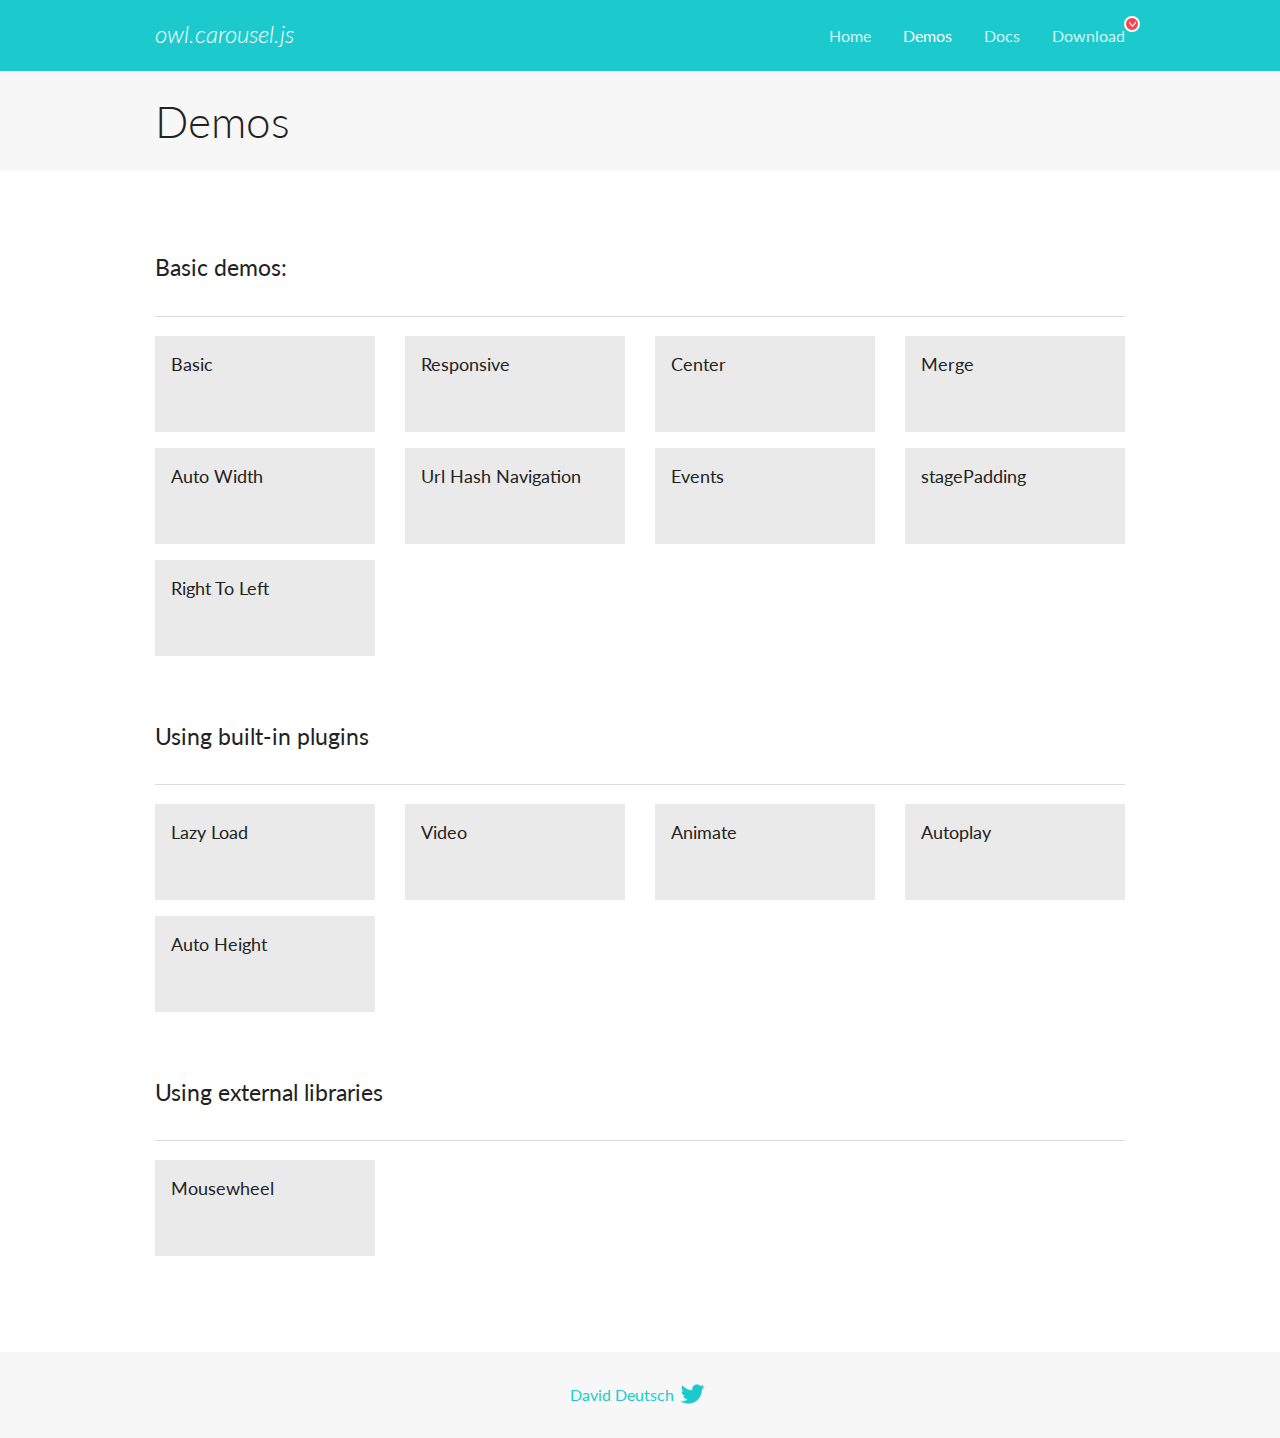
<file: OwlCarousel2-2.3.4/docs/demos/demos.html>
<!DOCTYPE html>
<html lang="en">
  <head>

    <!-- head -->
    <meta charset="utf-8">
    <meta name="msapplication-tap-highlight" content="no" />
    <meta name="viewport" content="width=device-width, initial-scale=1.0" />
    <meta name="description" content="A list of Owl Carousel examples.">
    <meta name="author" content="David Deutsch">
    <title>
      Demos | Owl Carousel | 2.3.4
    </title>

    <!-- Stylesheets -->
    <link href='https://fonts.googleapis.com/css?family=Lato:300,400,700,400italic,300italic' rel='stylesheet' type='text/css'>
    <link rel="stylesheet" href="../assets/css/docs.theme.min.css">

    <!-- Owl Stylesheets -->
    <link rel="stylesheet" href="../assets/owlcarousel/assets/owl.carousel.min.css">
    <link rel="stylesheet" href="../assets/owlcarousel/assets/owl.theme.default.min.css">

    <!-- HTML5 shim and Respond.js IE8 support of HTML5 elements and media queries -->

    <!--[if lt IE 9]>
      <script src="https://oss.maxcdn.com/libs/html5shiv/3.7.0/html5shiv.js"></script>
      <script src="https://oss.maxcdn.com/libs/respond.js/1.3.0/respond.min.js"></script>
    <![endif]-->

    <!-- Favicons -->
    <link rel="apple-touch-icon-precomposed" sizes="144x144" href="../assets/ico/apple-touch-icon-144-precomposed.png">
    <link rel="shortcut icon" href="../assets/ico/favicon.png">
    <link rel="shortcut icon" href="favicon.ico">

    <!-- Yeah i know js should not be in header. Its required for demos.-->

    <!-- javascript -->
    <script src="../assets/vendors/jquery.min.js"></script>
    <script src="../assets/owlcarousel/owl.carousel.js"></script>
  </head>
  <body>

    <!-- header -->
    <header class="header">
      <div class="row">
        <div class="large-12 columns">
          <div class="brand left">
            <h3>
              <a href="/OwlCarousel2/">owl.carousel.js</a> 
            </h3>
          </div>
          <a id="toggle-nav" class="right">
            <span></span> <span></span> <span></span> 
          </a> 
          <div class="nav-bar">
            <ul class="clearfix">
              <li> <a href="/OwlCarousel2/index.html">Home</a>  </li>
              <li class="active">
                <a href="/OwlCarousel2/demos/demos.html">Demos</a> 
              </li>
              <li> <a href="/OwlCarousel2/docs/started-welcome.html">Docs</a>  </li>
              <li>
                <a href="https://github.com/OwlCarousel2/OwlCarousel2/archive/2.3.4.zip">Download</a> 
                <span class="download"></span> 
              </li>
            </ul>
          </div>
        </div>
      </div>
    </header>

    <!-- title -->
    <section class="title">
      <div class="row">
        <div class="large-12 columns">
          <h1>Demos</h1>
        </div>
      </div>
    </section>

    <!--  Demos -->
    <section id="demos">
      <div class="row">
        <div class="large-12 columns">
          <h4 id="basic-demos-">Basic demos:</h4>
          <hr>
          <div class="demo-list">
            <div class="row">
              <div class="small-6 medium-4 large-3 columns">
                <a href="basic.html" class="demo-block">
                  <h5>Basic </h5>
                </a> 
              </div>
              <div class="small-6 medium-4 large-3 columns">
                <a href="responsive.html" class="demo-block">
                  <h5>Responsive </h5>
                </a> 
              </div>
              <div class="small-6 medium-4 large-3 columns">
                <a href="center.html" class="demo-block">
                  <h5>Center </h5>
                </a> 
              </div>
              <div class="small-6 medium-4 large-3 columns">
                <a href="merge.html" class="demo-block">
                  <h5>Merge </h5>
                </a> 
              </div>
              <div class="small-6 medium-4 large-3 columns">
                <a href="autowidth.html" class="demo-block">
                  <h5>Auto Width </h5>
                </a> 
              </div>
              <div class="small-6 medium-4 large-3 columns">
                <a href="urlhashnav.html" class="demo-block">
                  <h5>Url Hash Navigation </h5>
                </a> 
              </div>
              <div class="small-6 medium-4 large-3 columns">
                <a href="events.html" class="demo-block">
                  <h5>Events </h5>
                </a> 
              </div>
              <div class="small-6 medium-4 large-3 columns">
                <a href="stagepadding.html" class="demo-block">
                  <h5>stagePadding </h5>
                </a> 
              </div>
              <div class="small-6 medium-4 large-3 columns">
                <a href="rtl.html" class="demo-block">
                  <h5>Right To Left </h5>
                </a> 
              </div>
            </div>
          </div>
          <h4 id="using-built-in-plugins">Using built-in plugins</h4>
          <hr>
          <div class="demo-list">
            <div class="row">
              <div class="small-6 medium-4 large-3 columns">
                <a href="lazyLoad.html" class="demo-block">
                  <h5>Lazy Load </h5>
                </a> 
              </div>
              <div class="small-6 medium-4 large-3 columns">
                <a href="video.html" class="demo-block">
                  <h5>Video </h5>
                </a> 
              </div>
              <div class="small-6 medium-4 large-3 columns">
                <a href="animate.html" class="demo-block">
                  <h5>Animate </h5>
                </a> 
              </div>
              <div class="small-6 medium-4 large-3 columns">
                <a href="autoplay.html" class="demo-block">
                  <h5>Autoplay </h5>
                </a> 
              </div>
              <div class="small-6 medium-4 large-3 columns">
                <a href="autoheight.html" class="demo-block">
                  <h5>Auto Height </h5>
                </a> 
              </div>
            </div>
          </div>
          <h4 id="using-external-libraries">Using external libraries</h4>
          <hr>
          <div class="demo-list">
            <div class="row">
              <div class="small-6 medium-4 large-3 columns">
                <a href="mousewheel.html" class="demo-block">
                  <h5>Mousewheel </h5>
                </a> 
              </div>
            </div>
          </div>
        </div>
      </div>
    </section>

    <!-- footer -->
    <footer class="footer">
      <div class="row">
        <div class="large-12 columns">
          <h5>
            <a href="/OwlCarousel2/docs/support-contact.html">David Deutsch</a> 
            <a id="custom-tweet-button" href="https://twitter.com/share?url=https://github.com/OwlCarousel2/OwlCarousel2&text=Owl Carousel - This is so awesome! " target="_blank"></a> 
          </h5>
        </div>
      </div>
    </footer>

    <!-- vendors -->
    <script src="../assets/vendors/highlight.js"></script>
    <script src="../assets/js/app.js"></script>
  </body>
</html>
</file>
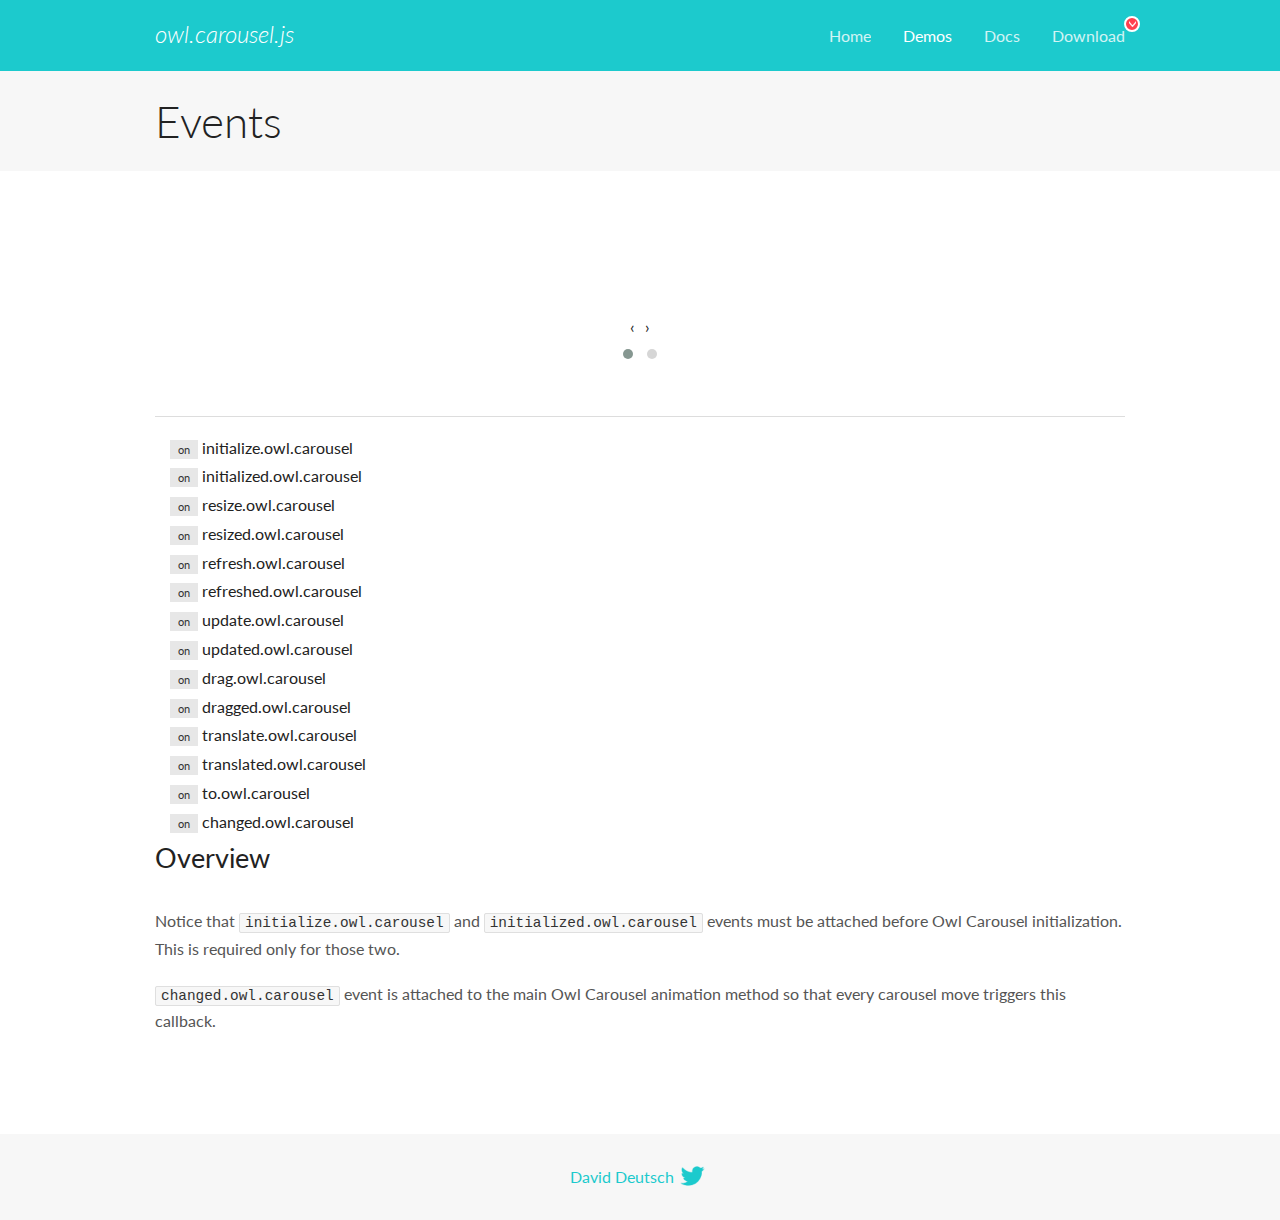
<file: OwlCarousel2-2.3.4/docs/demos/events.html>
<!DOCTYPE html>
<html lang="en">
  <head>

    <!-- head -->
    <meta charset="utf-8">
    <meta name="msapplication-tap-highlight" content="no" />
    <meta name="viewport" content="width=device-width, initial-scale=1.0" />
    <meta name="description" content="Events usage demo">
    <meta name="author" content="David Deutsch">
    <title>
      Events Demo | Owl Carousel | 2.3.4
    </title>

    <!-- Stylesheets -->
    <link href='https://fonts.googleapis.com/css?family=Lato:300,400,700,400italic,300italic' rel='stylesheet' type='text/css'>
    <link rel="stylesheet" href="../assets/css/docs.theme.min.css">

    <!-- Owl Stylesheets -->
    <link rel="stylesheet" href="../assets/owlcarousel/assets/owl.carousel.min.css">
    <link rel="stylesheet" href="../assets/owlcarousel/assets/owl.theme.default.min.css">

    <!-- HTML5 shim and Respond.js IE8 support of HTML5 elements and media queries -->

    <!--[if lt IE 9]>
      <script src="https://oss.maxcdn.com/libs/html5shiv/3.7.0/html5shiv.js"></script>
      <script src="https://oss.maxcdn.com/libs/respond.js/1.3.0/respond.min.js"></script>
    <![endif]-->

    <!-- Favicons -->
    <link rel="apple-touch-icon-precomposed" sizes="144x144" href="../assets/ico/apple-touch-icon-144-precomposed.png">
    <link rel="shortcut icon" href="../assets/ico/favicon.png">
    <link rel="shortcut icon" href="favicon.ico">

    <!-- Yeah i know js should not be in header. Its required for demos.-->

    <!-- javascript -->
    <script src="../assets/vendors/jquery.min.js"></script>
    <script src="../assets/owlcarousel/owl.carousel.js"></script>
  </head>
  <body>

    <!-- header -->
    <header class="header">
      <div class="row">
        <div class="large-12 columns">
          <div class="brand left">
            <h3>
              <a href="/OwlCarousel2/">owl.carousel.js</a> 
            </h3>
          </div>
          <a id="toggle-nav" class="right">
            <span></span> <span></span> <span></span> 
          </a> 
          <div class="nav-bar">
            <ul class="clearfix">
              <li> <a href="/OwlCarousel2/index.html">Home</a>  </li>
              <li class="active">
                <a href="/OwlCarousel2/demos/demos.html">Demos</a> 
              </li>
              <li> <a href="/OwlCarousel2/docs/started-welcome.html">Docs</a>  </li>
              <li>
                <a href="https://github.com/OwlCarousel2/OwlCarousel2/archive/2.3.4.zip">Download</a> 
                <span class="download"></span> 
              </li>
            </ul>
          </div>
        </div>
      </div>
    </header>

    <!-- title -->
    <section class="title">
      <div class="row">
        <div class="large-12 columns">
          <h1>Events</h1>
        </div>
      </div>
    </section>

    <!--  Demos -->
    <section id="demos">
      <div class="row">
        <div class="large-12 columns">
          <div class="owl-carousel owl-theme">
            <div class="item">
              <h4>1</h4>
            </div>
            <div class="item">
              <h4>2</h4>
            </div>
            <div class="item">
              <h4>3</h4>
            </div>
            <div class="item">
              <h4>4</h4>
            </div>
            <div class="item">
              <h4>5</h4>
            </div>
            <div class="item">
              <h4>6</h4>
            </div>
            <div class="item">
              <h4>7</h4>
            </div>
            <div class="item">
              <h4>8</h4>
            </div>
            <div class="item">
              <h4>9</h4>
            </div>
            <div class="item">
              <h4>10</h4>
            </div>
            <div class="item">
              <h4>11</h4>
            </div>
            <div class="item">
              <h4>12</h4>
            </div>
          </div>
          <hr>
          <div class="large-12 columns callbacks">
            <div><span class="label secondary initialize">on</span>  initialize.owl.carousel </div>
            <div><span class="label secondary initialized">on</span>  initialized.owl.carousel </div>
            <div><span class="label secondary resize">on</span>  resize.owl.carousel </div>
            <div><span class="label secondary resized">on</span>  resized.owl.carousel </div>
            <div><span class="label secondary refresh">on</span>  refresh.owl.carousel </div>
            <div><span class="label secondary refreshed">on</span>  refreshed.owl.carousel </div>
            <div><span class="label secondary update">on</span>  update.owl.carousel </div>
            <div><span class="label secondary updated">on</span>  updated.owl.carousel </div>
            <div><span class="label secondary drag">on</span>  drag.owl.carousel </div>
            <div><span class="label secondary dragged">on</span>  dragged.owl.carousel </div>
            <div><span class="label secondary translate">on</span>  translate.owl.carousel </div>
            <div><span class="label secondary translated">on</span>  translated.owl.carousel </div>
            <div><span class="label secondary to">on</span>  to.owl.carousel </div>
            <div><span class="label secondary changed">on</span>  changed.owl.carousel </div>
          </div>
          <h3 id="overview">Overview</h3>
          <p>Notice that <code>initialize.owl.carousel</code> and <code>initialized.owl.carousel</code> events must be attached before Owl Carousel initialization. This is required only for those two.</p>
          <p><code>changed.owl.carousel</code> event is attached to the main Owl Carousel animation method so that every carousel move triggers this callback.</p>
          <script>
            jQuery(document).ready(function($) {
              var owl = $('.owl-carousel');
              owl.on('initialize.owl.carousel initialized.owl.carousel ' +
                'initialize.owl.carousel initialize.owl.carousel ' +
                'resize.owl.carousel resized.owl.carousel ' +
                'refresh.owl.carousel refreshed.owl.carousel ' +
                'update.owl.carousel updated.owl.carousel ' +
                'drag.owl.carousel dragged.owl.carousel ' +
                'translate.owl.carousel translated.owl.carousel ' +
                'to.owl.carousel changed.owl.carousel',
                function(e) {
                  $('.' + e.type)
                    .removeClass('secondary')
                    .addClass('success');
                  window.setTimeout(function() {
                    $('.' + e.type)
                      .removeClass('success')
                      .addClass('secondary');
                  }, 500);
                });
              owl.owlCarousel({
                loop: true,
                nav: true,
                lazyLoad: true,
                margin: 10,
                video: true,
                responsive: {
                  0: {
                    items: 1
                  },
                  600: {
                    items: 3
                  },
                  960: {
                    items: 5,
                  },
                  1200: {
                    items: 6
                  }
                }
              });
            });
          </script>
        </div>
      </div>
    </section>

    <!-- footer -->
    <footer class="footer">
      <div class="row">
        <div class="large-12 columns">
          <h5>
            <a href="/OwlCarousel2/docs/support-contact.html">David Deutsch</a> 
            <a id="custom-tweet-button" href="https://twitter.com/share?url=https://github.com/OwlCarousel2/OwlCarousel2&text=Owl Carousel - This is so awesome! " target="_blank"></a> 
          </h5>
        </div>
      </div>
    </footer>

    <!-- vendors -->
    <script src="../assets/vendors/highlight.js"></script>
    <script src="../assets/js/app.js"></script>
  </body>
</html>
</file>
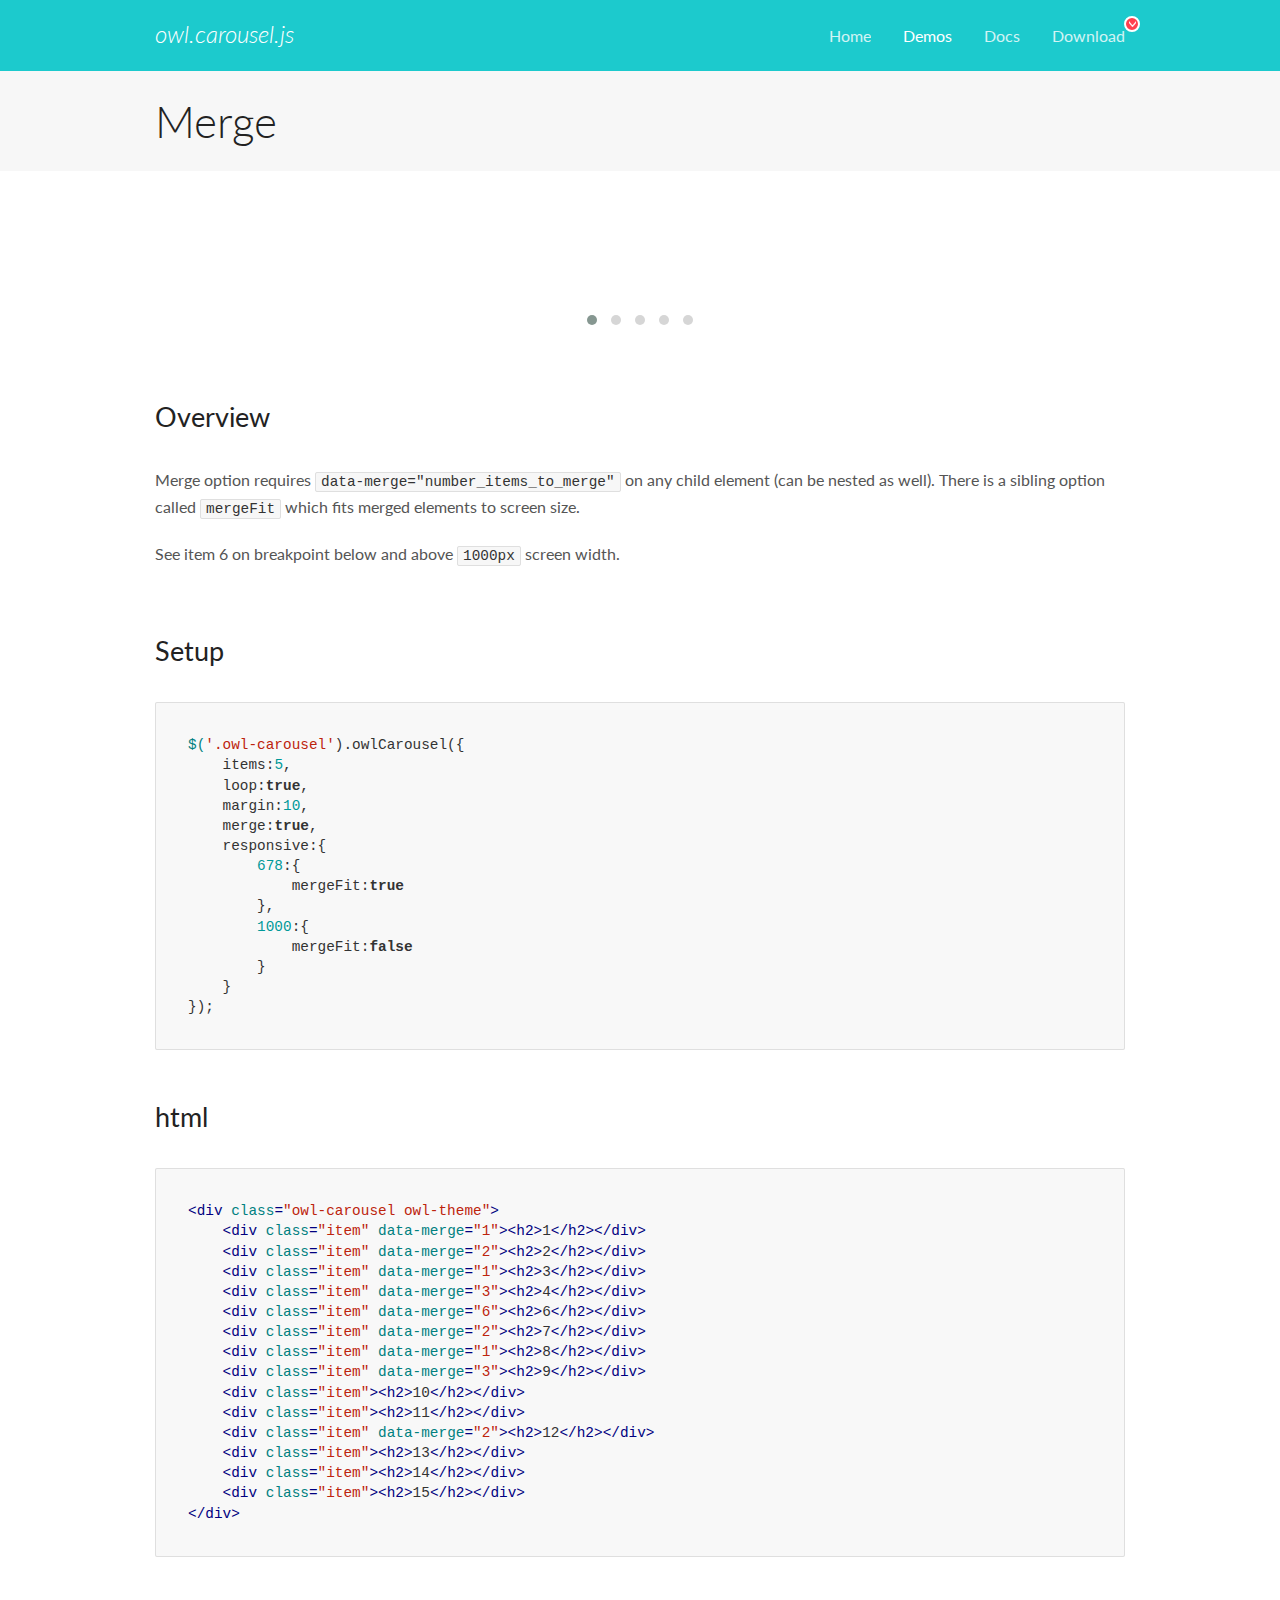
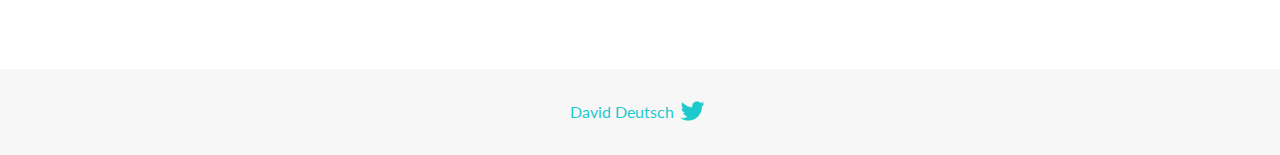
<file: OwlCarousel2-2.3.4/docs/demos/merge.html>
<!DOCTYPE html>
<html lang="en">
  <head>

    <!-- head -->
    <meta charset="utf-8">
    <meta name="msapplication-tap-highlight" content="no" />
    <meta name="viewport" content="width=device-width, initial-scale=1.0" />
    <meta name="description" content="Merge Items">
    <meta name="author" content="David Deutsch">
    <title>
      Merge Demo | Owl Carousel | 2.3.4
    </title>

    <!-- Stylesheets -->
    <link href='https://fonts.googleapis.com/css?family=Lato:300,400,700,400italic,300italic' rel='stylesheet' type='text/css'>
    <link rel="stylesheet" href="../assets/css/docs.theme.min.css">

    <!-- Owl Stylesheets -->
    <link rel="stylesheet" href="../assets/owlcarousel/assets/owl.carousel.min.css">
    <link rel="stylesheet" href="../assets/owlcarousel/assets/owl.theme.default.min.css">

    <!-- HTML5 shim and Respond.js IE8 support of HTML5 elements and media queries -->

    <!--[if lt IE 9]>
      <script src="https://oss.maxcdn.com/libs/html5shiv/3.7.0/html5shiv.js"></script>
      <script src="https://oss.maxcdn.com/libs/respond.js/1.3.0/respond.min.js"></script>
    <![endif]-->

    <!-- Favicons -->
    <link rel="apple-touch-icon-precomposed" sizes="144x144" href="../assets/ico/apple-touch-icon-144-precomposed.png">
    <link rel="shortcut icon" href="../assets/ico/favicon.png">
    <link rel="shortcut icon" href="favicon.ico">

    <!-- Yeah i know js should not be in header. Its required for demos.-->

    <!-- javascript -->
    <script src="../assets/vendors/jquery.min.js"></script>
    <script src="../assets/owlcarousel/owl.carousel.js"></script>
  </head>
  <body>

    <!-- header -->
    <header class="header">
      <div class="row">
        <div class="large-12 columns">
          <div class="brand left">
            <h3>
              <a href="/OwlCarousel2/">owl.carousel.js</a> 
            </h3>
          </div>
          <a id="toggle-nav" class="right">
            <span></span> <span></span> <span></span> 
          </a> 
          <div class="nav-bar">
            <ul class="clearfix">
              <li> <a href="/OwlCarousel2/index.html">Home</a>  </li>
              <li class="active">
                <a href="/OwlCarousel2/demos/demos.html">Demos</a> 
              </li>
              <li> <a href="/OwlCarousel2/docs/started-welcome.html">Docs</a>  </li>
              <li>
                <a href="https://github.com/OwlCarousel2/OwlCarousel2/archive/2.3.4.zip">Download</a> 
                <span class="download"></span> 
              </li>
            </ul>
          </div>
        </div>
      </div>
    </header>

    <!-- title -->
    <section class="title">
      <div class="row">
        <div class="large-12 columns">
          <h1>Merge</h1>
        </div>
      </div>
    </section>

    <!--  Demos -->
    <section id="demos">
      <div class="row">
        <div class="large-12 columns">
          <div class="owl-carousel owl-theme">
            <div class="item" data-merge="1">
              <h4>1</h4>
            </div>
            <div class="item" data-merge="2">
              <h4>2</h4>
            </div>
            <div class="item" data-merge="1">
              <h4>3</h4>
            </div>
            <div class="item" data-merge="3">
              <h4>4</h4>
            </div>
            <div class="item" data-merge="6">
              <h4>6</h4>
            </div>
            <div class="item" data-merge="2">
              <h4>7</h4>
            </div>
            <div class="item" data-merge="1">
              <h4>8</h4>
            </div>
            <div class="item" data-merge="3">
              <h4>9</h4>
            </div>
            <div class="item">
              <h4>10</h4>
            </div>
            <div class="item">
              <h4>11</h4>
            </div>
            <div class="item" data-merge="2">
              <h4>12</h4>
            </div>
            <div class="item">
              <h4>13</h4>
            </div>
            <div class="item">
              <h4>14</h4>
            </div>
            <div class="item">
              <h4>15</h4>
            </div>
          </div>
          <h3 id="overview">Overview</h3>
          <p>Merge option requires <code>data-merge=&quot;number_items_to_merge&quot;</code> on any child element (can be nested as well). There is a sibling option called <code>mergeFit</code> which fits merged elements to screen size. </p>
          <p>See item 6 on breakpoint below and above <code>1000px</code> screen width.</p>
          <h3 id="setup">Setup</h3>
          <pre><code>$(&#39;.owl-carousel&#39;).owlCarousel({
    items:5,
    loop:true,
    margin:10,
    merge:true,
    responsive:{
        678:{
            mergeFit:true
        },
        1000:{
            mergeFit:false
        }
    }
});</code></pre>
          <h3 id="html">html</h3>
          <pre><code>&lt;div class=&quot;owl-carousel owl-theme&quot;&gt;
    &lt;div class=&quot;item&quot; data-merge=&quot;1&quot;&gt;&lt;h2&gt;1&lt;/h2&gt;&lt;/div&gt;
    &lt;div class=&quot;item&quot; data-merge=&quot;2&quot;&gt;&lt;h2&gt;2&lt;/h2&gt;&lt;/div&gt;
    &lt;div class=&quot;item&quot; data-merge=&quot;1&quot;&gt;&lt;h2&gt;3&lt;/h2&gt;&lt;/div&gt;
    &lt;div class=&quot;item&quot; data-merge=&quot;3&quot;&gt;&lt;h2&gt;4&lt;/h2&gt;&lt;/div&gt;
    &lt;div class=&quot;item&quot; data-merge=&quot;6&quot;&gt;&lt;h2&gt;6&lt;/h2&gt;&lt;/div&gt;
    &lt;div class=&quot;item&quot; data-merge=&quot;2&quot;&gt;&lt;h2&gt;7&lt;/h2&gt;&lt;/div&gt;
    &lt;div class=&quot;item&quot; data-merge=&quot;1&quot;&gt;&lt;h2&gt;8&lt;/h2&gt;&lt;/div&gt;
    &lt;div class=&quot;item&quot; data-merge=&quot;3&quot;&gt;&lt;h2&gt;9&lt;/h2&gt;&lt;/div&gt;
    &lt;div class=&quot;item&quot;&gt;&lt;h2&gt;10&lt;/h2&gt;&lt;/div&gt;
    &lt;div class=&quot;item&quot;&gt;&lt;h2&gt;11&lt;/h2&gt;&lt;/div&gt;
    &lt;div class=&quot;item&quot; data-merge=&quot;2&quot;&gt;&lt;h2&gt;12&lt;/h2&gt;&lt;/div&gt;
    &lt;div class=&quot;item&quot;&gt;&lt;h2&gt;13&lt;/h2&gt;&lt;/div&gt;
    &lt;div class=&quot;item&quot;&gt;&lt;h2&gt;14&lt;/h2&gt;&lt;/div&gt;
    &lt;div class=&quot;item&quot;&gt;&lt;h2&gt;15&lt;/h2&gt;&lt;/div&gt;
&lt;/div&gt;</code></pre>
          <script>
            $(document).ready(function() {
              $('.owl-carousel').owlCarousel({
                items: 5,
                loop: true,
                margin: 10,
                merge: true,
                responsive: {
                  678: {
                    mergeFit: true
                  },
                  1000: {
                    mergeFit: false
                  }
                }
              });
            })
          </script>
        </div>
      </div>
    </section>

    <!-- footer -->
    <footer class="footer">
      <div class="row">
        <div class="large-12 columns">
          <h5>
            <a href="/OwlCarousel2/docs/support-contact.html">David Deutsch</a> 
            <a id="custom-tweet-button" href="https://twitter.com/share?url=https://github.com/OwlCarousel2/OwlCarousel2&text=Owl Carousel - This is so awesome! " target="_blank"></a> 
          </h5>
        </div>
      </div>
    </footer>

    <!-- vendors -->
    <script src="../assets/vendors/highlight.js"></script>
    <script src="../assets/js/app.js"></script>
  </body>
</html>
</file>
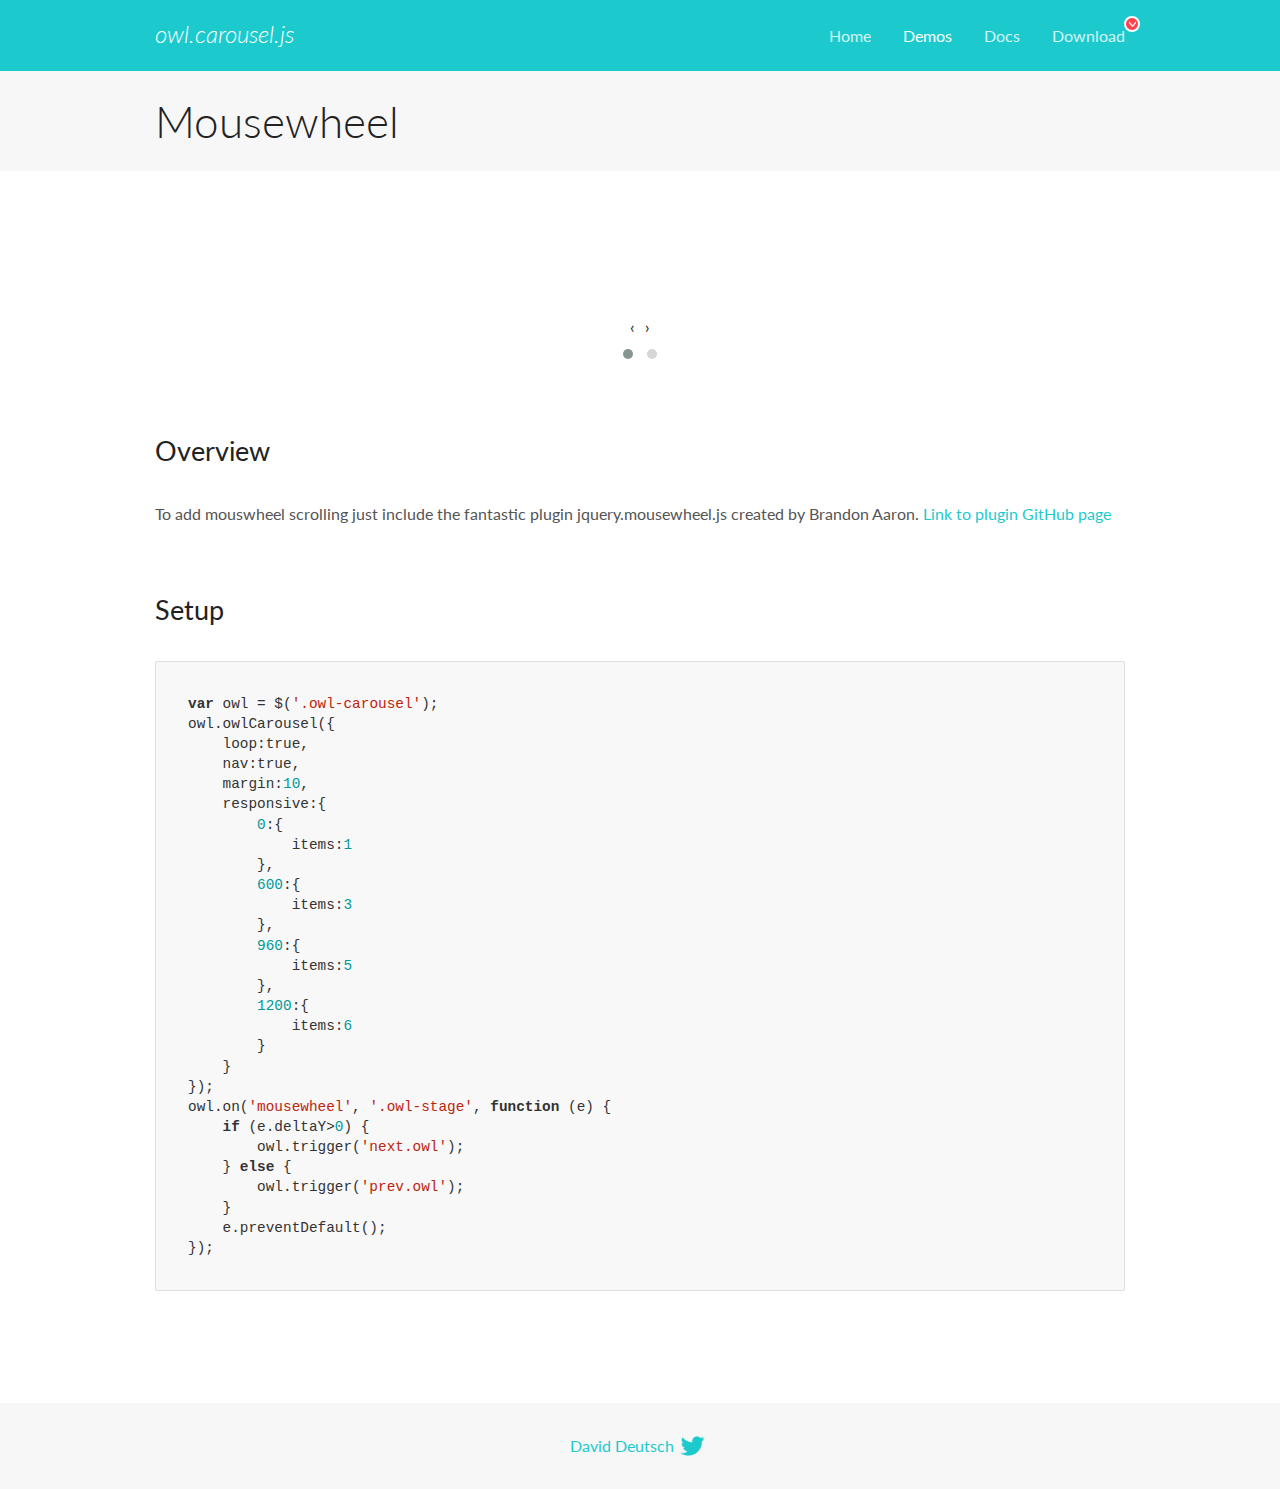
<file: OwlCarousel2-2.3.4/docs/demos/mousewheel.html>
<!DOCTYPE html>
<html lang="en">
  <head>

    <!-- head -->
    <meta charset="utf-8">
    <meta name="msapplication-tap-highlight" content="no" />
    <meta name="viewport" content="width=device-width, initial-scale=1.0" />
    <meta name="description" content="Mousewheel usage demo">
    <meta name="author" content="David Deutsch">
    <title>
      Mousewheel Demo | Owl Carousel | 2.3.4
    </title>

    <!-- Stylesheets -->
    <link href='https://fonts.googleapis.com/css?family=Lato:300,400,700,400italic,300italic' rel='stylesheet' type='text/css'>
    <link rel="stylesheet" href="../assets/css/docs.theme.min.css">

    <!-- Owl Stylesheets -->
    <link rel="stylesheet" href="../assets/owlcarousel/assets/owl.carousel.min.css">
    <link rel="stylesheet" href="../assets/owlcarousel/assets/owl.theme.default.min.css">

    <!-- HTML5 shim and Respond.js IE8 support of HTML5 elements and media queries -->

    <!--[if lt IE 9]>
      <script src="https://oss.maxcdn.com/libs/html5shiv/3.7.0/html5shiv.js"></script>
      <script src="https://oss.maxcdn.com/libs/respond.js/1.3.0/respond.min.js"></script>
    <![endif]-->

    <!-- Favicons -->
    <link rel="apple-touch-icon-precomposed" sizes="144x144" href="../assets/ico/apple-touch-icon-144-precomposed.png">
    <link rel="shortcut icon" href="../assets/ico/favicon.png">
    <link rel="shortcut icon" href="favicon.ico">

    <!-- Yeah i know js should not be in header. Its required for demos.-->

    <!-- javascript -->
    <script src="../assets/vendors/jquery.min.js"></script>
    <script src="../assets/owlcarousel/owl.carousel.js"></script>
  </head>
  <body>

    <!-- header -->
    <header class="header">
      <div class="row">
        <div class="large-12 columns">
          <div class="brand left">
            <h3>
              <a href="/OwlCarousel2/">owl.carousel.js</a> 
            </h3>
          </div>
          <a id="toggle-nav" class="right">
            <span></span> <span></span> <span></span> 
          </a> 
          <div class="nav-bar">
            <ul class="clearfix">
              <li> <a href="/OwlCarousel2/index.html">Home</a>  </li>
              <li class="active">
                <a href="/OwlCarousel2/demos/demos.html">Demos</a> 
              </li>
              <li> <a href="/OwlCarousel2/docs/started-welcome.html">Docs</a>  </li>
              <li>
                <a href="https://github.com/OwlCarousel2/OwlCarousel2/archive/2.3.4.zip">Download</a> 
                <span class="download"></span> 
              </li>
            </ul>
          </div>
        </div>
      </div>
    </header>

    <!-- title -->
    <section class="title">
      <div class="row">
        <div class="large-12 columns">
          <h1>Mousewheel</h1>
        </div>
      </div>
    </section>

    <!--  Demos -->
    <section id="demos">
      <div class="row">
        <div class="large-12 columns">
          <div class="owl-carousel owl-theme">
            <div class="item">
              <h4>1</h4>
            </div>
            <div class="item">
              <h4>2</h4>
            </div>
            <div class="item">
              <h4>3</h4>
            </div>
            <div class="item">
              <h4>4</h4>
            </div>
            <div class="item">
              <h4>5</h4>
            </div>
            <div class="item">
              <h4>6</h4>
            </div>
            <div class="item">
              <h4>7</h4>
            </div>
            <div class="item">
              <h4>8</h4>
            </div>
            <div class="item">
              <h4>9</h4>
            </div>
            <div class="item">
              <h4>10</h4>
            </div>
            <div class="item">
              <h4>11</h4>
            </div>
            <div class="item">
              <h4>12</h4>
            </div>
          </div>
          <h3 id="overview">Overview</h3>
          <p>To add mouswheel scrolling just include the fantastic plugin jquery.mousewheel.js created by Brandon Aaron.
            <a href="https://github.com/brandonaaron/jquery-mousewheel">Link to plugin GitHub page</a> 
          </p>
          <h3 id="setup">Setup</h3>
          <pre><code>var owl = $(&#39;.owl-carousel&#39;);
owl.owlCarousel({
    loop:true,
    nav:true,
    margin:10,
    responsive:{
        0:{
            items:1
        },
        600:{
            items:3
        },            
        960:{
            items:5
        },
        1200:{
            items:6
        }
    }
});
owl.on(&#39;mousewheel&#39;, &#39;.owl-stage&#39;, function (e) {
    if (e.deltaY&gt;0) {
        owl.trigger(&#39;next.owl&#39;);
    } else {
        owl.trigger(&#39;prev.owl&#39;);
    }
    e.preventDefault();
});</code></pre>
          <script src="../assets/vendors/jquery.mousewheel.min.js"></script>
          <script>
            $(document).ready(function() {
              var owl = $('.owl-carousel');
              owl.owlCarousel({
                loop: true,
                nav: true,
                margin: 10,
                responsive: {
                  0: {
                    items: 1
                  },
                  600: {
                    items: 3
                  },
                  960: {
                    items: 5
                  },
                  1200: {
                    items: 6
                  }
                }
              });
              owl.on('mousewheel', '.owl-stage', function(e) {
                if (e.deltaY > 0) {
                  owl.trigger('next.owl');
                } else {
                  owl.trigger('prev.owl');
                }
                e.preventDefault();
              });
            })
          </script>
        </div>
      </div>
    </section>

    <!-- footer -->
    <footer class="footer">
      <div class="row">
        <div class="large-12 columns">
          <h5>
            <a href="/OwlCarousel2/docs/support-contact.html">David Deutsch</a> 
            <a id="custom-tweet-button" href="https://twitter.com/share?url=https://github.com/OwlCarousel2/OwlCarousel2&text=Owl Carousel - This is so awesome! " target="_blank"></a> 
          </h5>
        </div>
      </div>
    </footer>

    <!-- vendors -->
    <script src="../assets/vendors/highlight.js"></script>
    <script src="../assets/js/app.js"></script>
  </body>
</html>
</file>
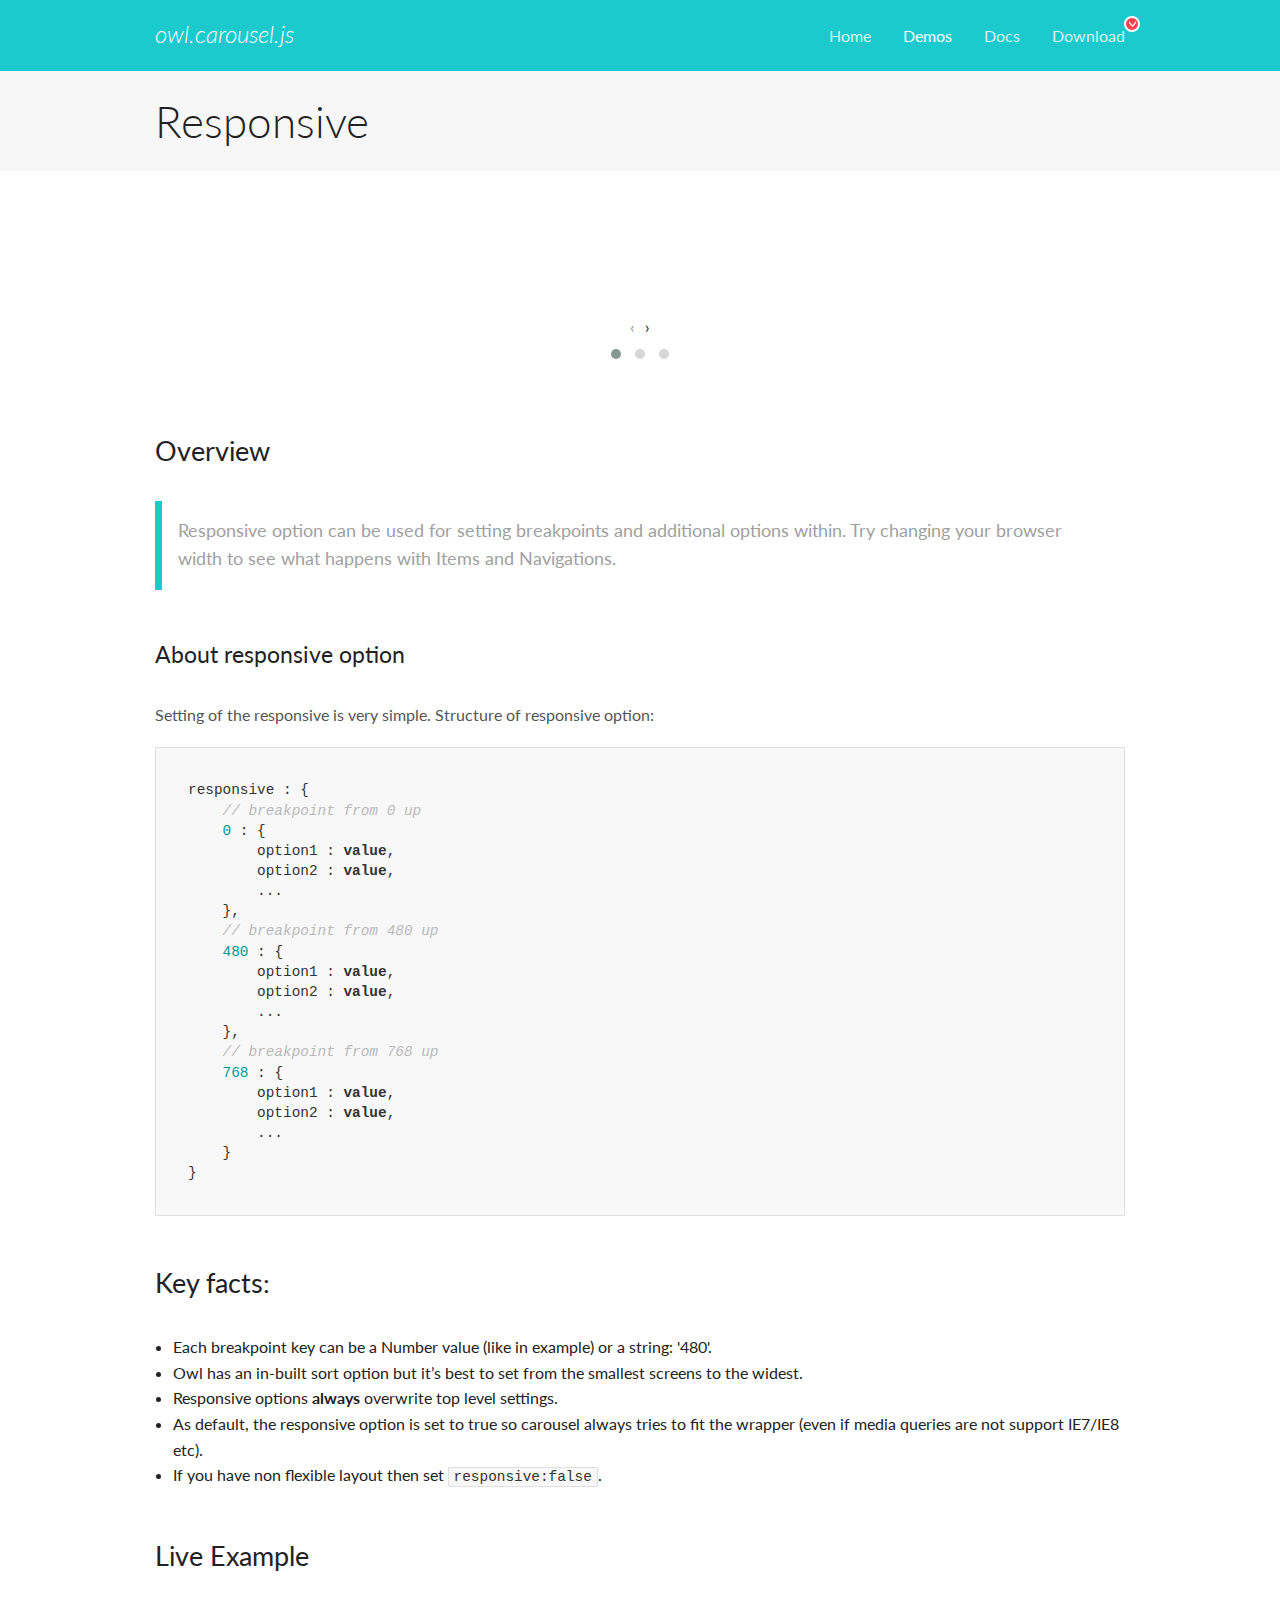
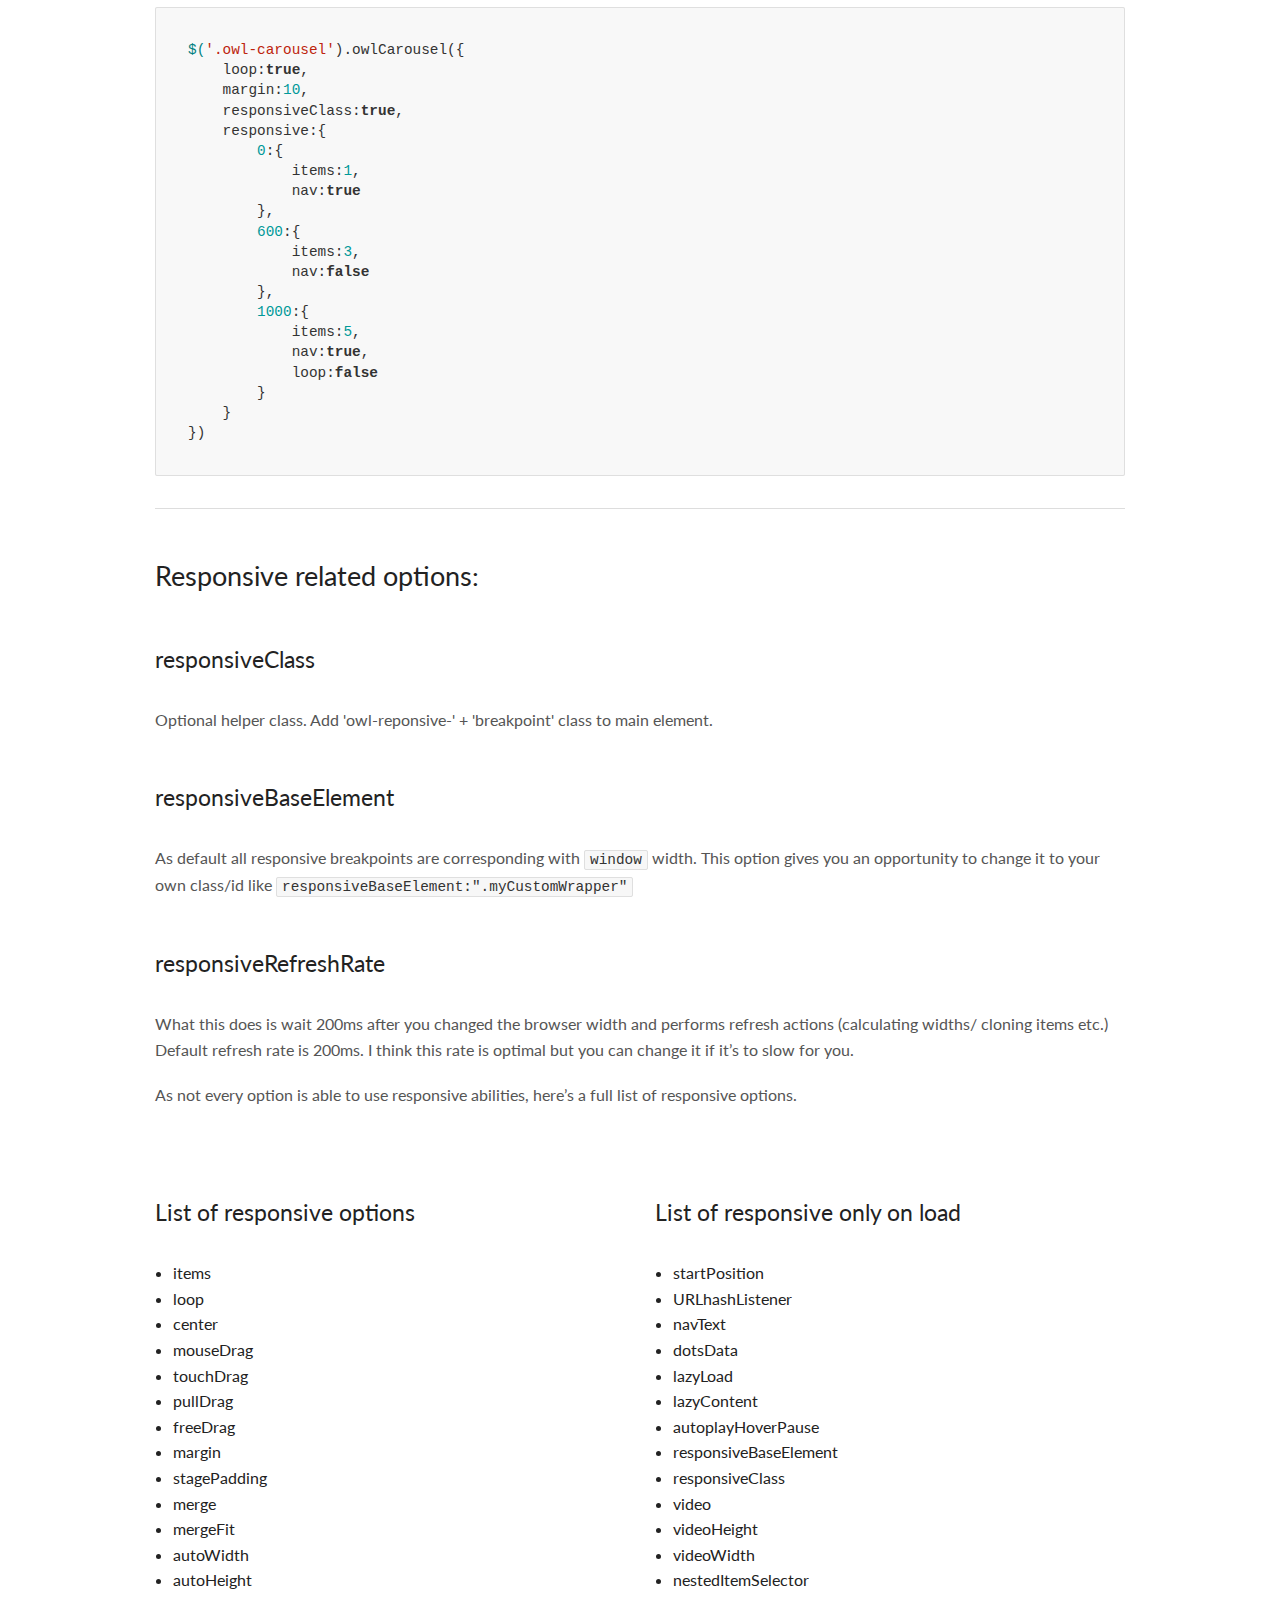
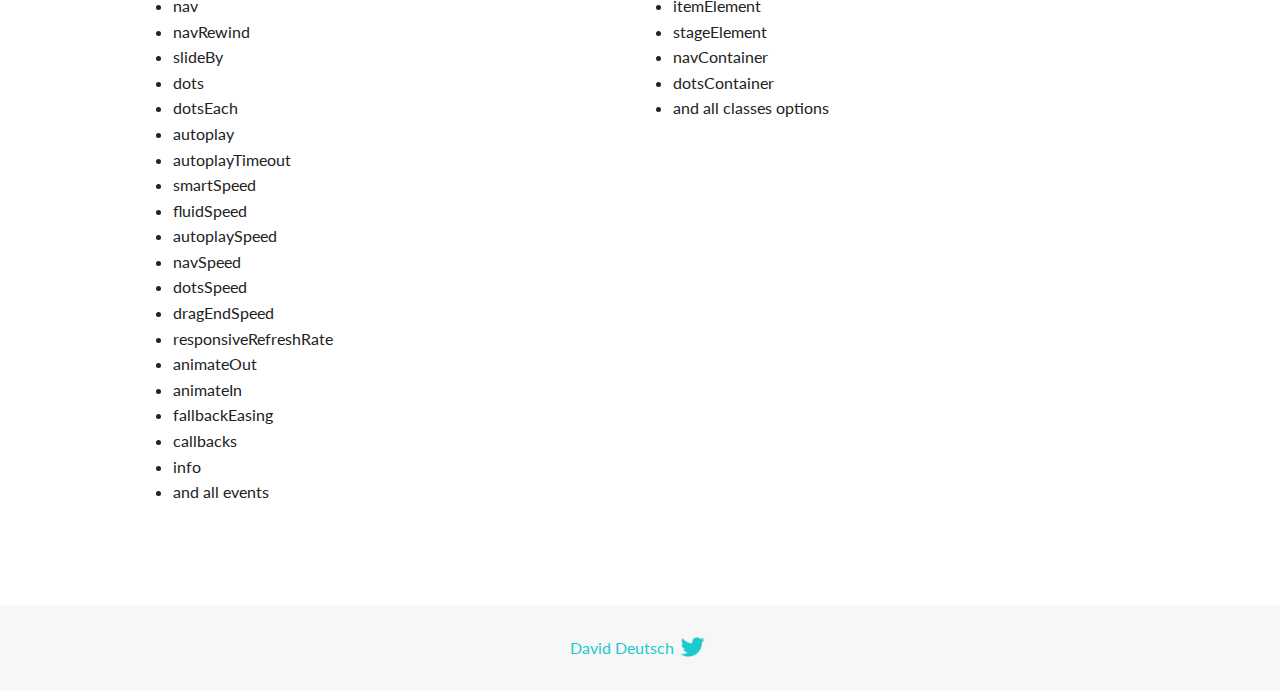
<file: OwlCarousel2-2.3.4/docs/demos/responsive.html>
<!DOCTYPE html>
<html lang="en">
  <head>

    <!-- head -->
    <meta charset="utf-8">
    <meta name="msapplication-tap-highlight" content="no" />
    <meta name="viewport" content="width=device-width, initial-scale=1.0" />
    <meta name="description" content="How to use responsive options">
    <meta name="author" content="David Deutsch">
    <title>
      Responsive Demo | Owl Carousel | 2.3.4
    </title>

    <!-- Stylesheets -->
    <link href='https://fonts.googleapis.com/css?family=Lato:300,400,700,400italic,300italic' rel='stylesheet' type='text/css'>
    <link rel="stylesheet" href="../assets/css/docs.theme.min.css">

    <!-- Owl Stylesheets -->
    <link rel="stylesheet" href="../assets/owlcarousel/assets/owl.carousel.min.css">
    <link rel="stylesheet" href="../assets/owlcarousel/assets/owl.theme.default.min.css">

    <!-- HTML5 shim and Respond.js IE8 support of HTML5 elements and media queries -->

    <!--[if lt IE 9]>
      <script src="https://oss.maxcdn.com/libs/html5shiv/3.7.0/html5shiv.js"></script>
      <script src="https://oss.maxcdn.com/libs/respond.js/1.3.0/respond.min.js"></script>
    <![endif]-->

    <!-- Favicons -->
    <link rel="apple-touch-icon-precomposed" sizes="144x144" href="../assets/ico/apple-touch-icon-144-precomposed.png">
    <link rel="shortcut icon" href="../assets/ico/favicon.png">
    <link rel="shortcut icon" href="favicon.ico">

    <!-- Yeah i know js should not be in header. Its required for demos.-->

    <!-- javascript -->
    <script src="../assets/vendors/jquery.min.js"></script>
    <script src="../assets/owlcarousel/owl.carousel.js"></script>
  </head>
  <body>

    <!-- header -->
    <header class="header">
      <div class="row">
        <div class="large-12 columns">
          <div class="brand left">
            <h3>
              <a href="/OwlCarousel2/">owl.carousel.js</a> 
            </h3>
          </div>
          <a id="toggle-nav" class="right">
            <span></span> <span></span> <span></span> 
          </a> 
          <div class="nav-bar">
            <ul class="clearfix">
              <li> <a href="/OwlCarousel2/index.html">Home</a>  </li>
              <li class="active">
                <a href="/OwlCarousel2/demos/demos.html">Demos</a> 
              </li>
              <li> <a href="/OwlCarousel2/docs/started-welcome.html">Docs</a>  </li>
              <li>
                <a href="https://github.com/OwlCarousel2/OwlCarousel2/archive/2.3.4.zip">Download</a> 
                <span class="download"></span> 
              </li>
            </ul>
          </div>
        </div>
      </div>
    </header>

    <!-- title -->
    <section class="title">
      <div class="row">
        <div class="large-12 columns">
          <h1>Responsive</h1>
        </div>
      </div>
    </section>

    <!--  Demos -->
    <section id="demos">
      <div class="row">
        <div class="large-12 columns">
          <div class="owl-carousel owl-theme">
            <div class="item">
              <h4>1</h4>
            </div>
            <div class="item">
              <h4>2</h4>
            </div>
            <div class="item">
              <h4>3</h4>
            </div>
            <div class="item">
              <h4>4</h4>
            </div>
            <div class="item">
              <h4>5</h4>
            </div>
            <div class="item">
              <h4>6</h4>
            </div>
            <div class="item">
              <h4>7</h4>
            </div>
            <div class="item">
              <h4>8</h4>
            </div>
            <div class="item">
              <h4>9</h4>
            </div>
            <div class="item">
              <h4>10</h4>
            </div>
            <div class="item">
              <h4>11</h4>
            </div>
            <div class="item">
              <h4>12</h4>
            </div>
          </div>
          <h3 id="overview">Overview</h3>
          <blockquote>
            <p>Responsive option can be used for setting breakpoints and additional options within. Try changing your browser width to see what happens with Items and Navigations.</p>
          </blockquote>
          <h4 id="about-responsive-option">About responsive option</h4>
          <p>Setting of the responsive is very simple. Structure of responsive option:</p>
          <pre><code>responsive : {
    // breakpoint from 0 up
    0 : {
        option1 : value,
        option2 : value,
        ...
    },
    // breakpoint from 480 up
    480 : {
        option1 : value,
        option2 : value,
        ...
    },
    // breakpoint from 768 up
    768 : {
        option1 : value,
        option2 : value,
        ...
    }
}</code></pre>
          <h3 id="key-facts-">Key facts:</h3>
          <ul>
            <li>Each breakpoint key can be a Number value (like in example) or a string: &#39;480&#39;.</li>
            <li>Owl has an in-built sort option but it’s best to set from the smallest screens to the widest.</li>
            <li>Responsive options <strong>always</strong>  overwrite top level settings.</li>
            <li>As default, the responsive option is set to true so carousel always tries to fit the wrapper (even if media queries are not support IE7/IE8 etc).</li>
            <li>If you have non flexible layout then set <code>responsive:false</code>.</li>
          </ul>
          <h3 id="live-example">Live Example</h3>
          <pre><code>$(&#39;.owl-carousel&#39;).owlCarousel({
    loop:true,
    margin:10,
    responsiveClass:true,
    responsive:{
        0:{
            items:1,
            nav:true
        },
        600:{
            items:3,
            nav:false
        },
        1000:{
            items:5,
            nav:true,
            loop:false
        }
    }
})</code></pre>
          <hr>
          <h3 id="responsive-related-options-">Responsive related options:</h3>
          <h4 id="responsiveclass">responsiveClass</h4>
          <p>Optional helper class. Add &#39;owl-reponsive-&#39; + &#39;breakpoint&#39; class to main element.</p>
          <h4 id="responsivebaseelement">responsiveBaseElement</h4>
          <p>As default all responsive breakpoints are corresponding with <code>window</code> width. This option gives you an opportunity to change it to your own class/id like <code>responsiveBaseElement:&quot;.myCustomWrapper&quot;</code></p>
          <h4 id="responsiverefreshrate">responsiveRefreshRate</h4>
          <p>What this does is wait 200ms after you changed the browser width and performs refresh actions (calculating widths/ cloning items etc.) Default refresh rate is 200ms. I think this rate is optimal but you can change it if it’s to slow for you.</p>
          <p>As not every option is able to use responsive abilities, here’s a full list of responsive options.</p>
          <p>
            <div class="row">
          </p>
          <div class="large-6 columns">
            <h4 id="list-of-responsive-options">List of responsive options</h4>
            <ul>
              <li>items</li>
              <li>loop</li>
              <li>center</li>
              <li>mouseDrag</li>
              <li>touchDrag</li>
              <li>pullDrag</li>
              <li>freeDrag</li>
              <li>margin</li>
              <li>stagePadding</li>
              <li>merge</li>
              <li>mergeFit</li>
              <li>autoWidth</li>
              <li>autoHeight</li>
              <li>nav</li>
              <li>navRewind</li>
              <li>slideBy</li>
              <li>dots</li>
              <li>dotsEach</li>
              <li>autoplay</li>
              <li>autoplayTimeout</li>
              <li>smartSpeed</li>
              <li>fluidSpeed</li>
              <li>autoplaySpeed</li>
              <li>navSpeed</li>
              <li>dotsSpeed</li>
              <li>dragEndSpeed</li>
              <li>responsiveRefreshRate</li>
              <li>animateOut</li>
              <li>animateIn</li>
              <li>fallbackEasing</li>
              <li>callbacks</li>
              <li>info</li>
              <li>and all events</li>
            </ul>
          </div>
          <div class="large-6 columns">
            <h4 id="list-of-responsive-only-on-load">List of responsive only on load</h4>
            <ul>
              <li>startPosition</li>
              <li>URLhashListener</li>
              <li>navText</li>
              <li>dotsData</li>
              <li>lazyLoad</li>
              <li>lazyContent</li>
              <li>autoplayHoverPause</li>
              <li>responsiveBaseElement</li>
              <li>responsiveClass</li>
              <li>video</li>
              <li>videoHeight</li>
              <li>videoWidth</li>
              <li>nestedItemSelector</li>
              <li>itemElement</li>
              <li>stageElement</li>
              <li>navContainer</li>
              <li>dotsContainer</li>
              <li>and all classes options</li>
            </ul>
          </div>
          </div>
          <script>
            $(document).ready(function() {
              $('.owl-carousel').owlCarousel({
                loop: true,
                margin: 10,
                responsiveClass: true,
                responsive: {
                  0: {
                    items: 1,
                    nav: true
                  },
                  600: {
                    items: 3,
                    nav: false
                  },
                  1000: {
                    items: 5,
                    nav: true,
                    loop: false,
                    margin: 20
                  }
                }
              })
            })
          </script>
        </div>
      </div>
    </section>

    <!-- footer -->
    <footer class="footer">
      <div class="row">
        <div class="large-12 columns">
          <h5>
            <a href="/OwlCarousel2/docs/support-contact.html">David Deutsch</a> 
            <a id="custom-tweet-button" href="https://twitter.com/share?url=https://github.com/OwlCarousel2/OwlCarousel2&text=Owl Carousel - This is so awesome! " target="_blank"></a> 
          </h5>
        </div>
      </div>
    </footer>

    <!-- vendors -->
    <script src="../assets/vendors/highlight.js"></script>
    <script src="../assets/js/app.js"></script>
  </body>
</html>
</file>
